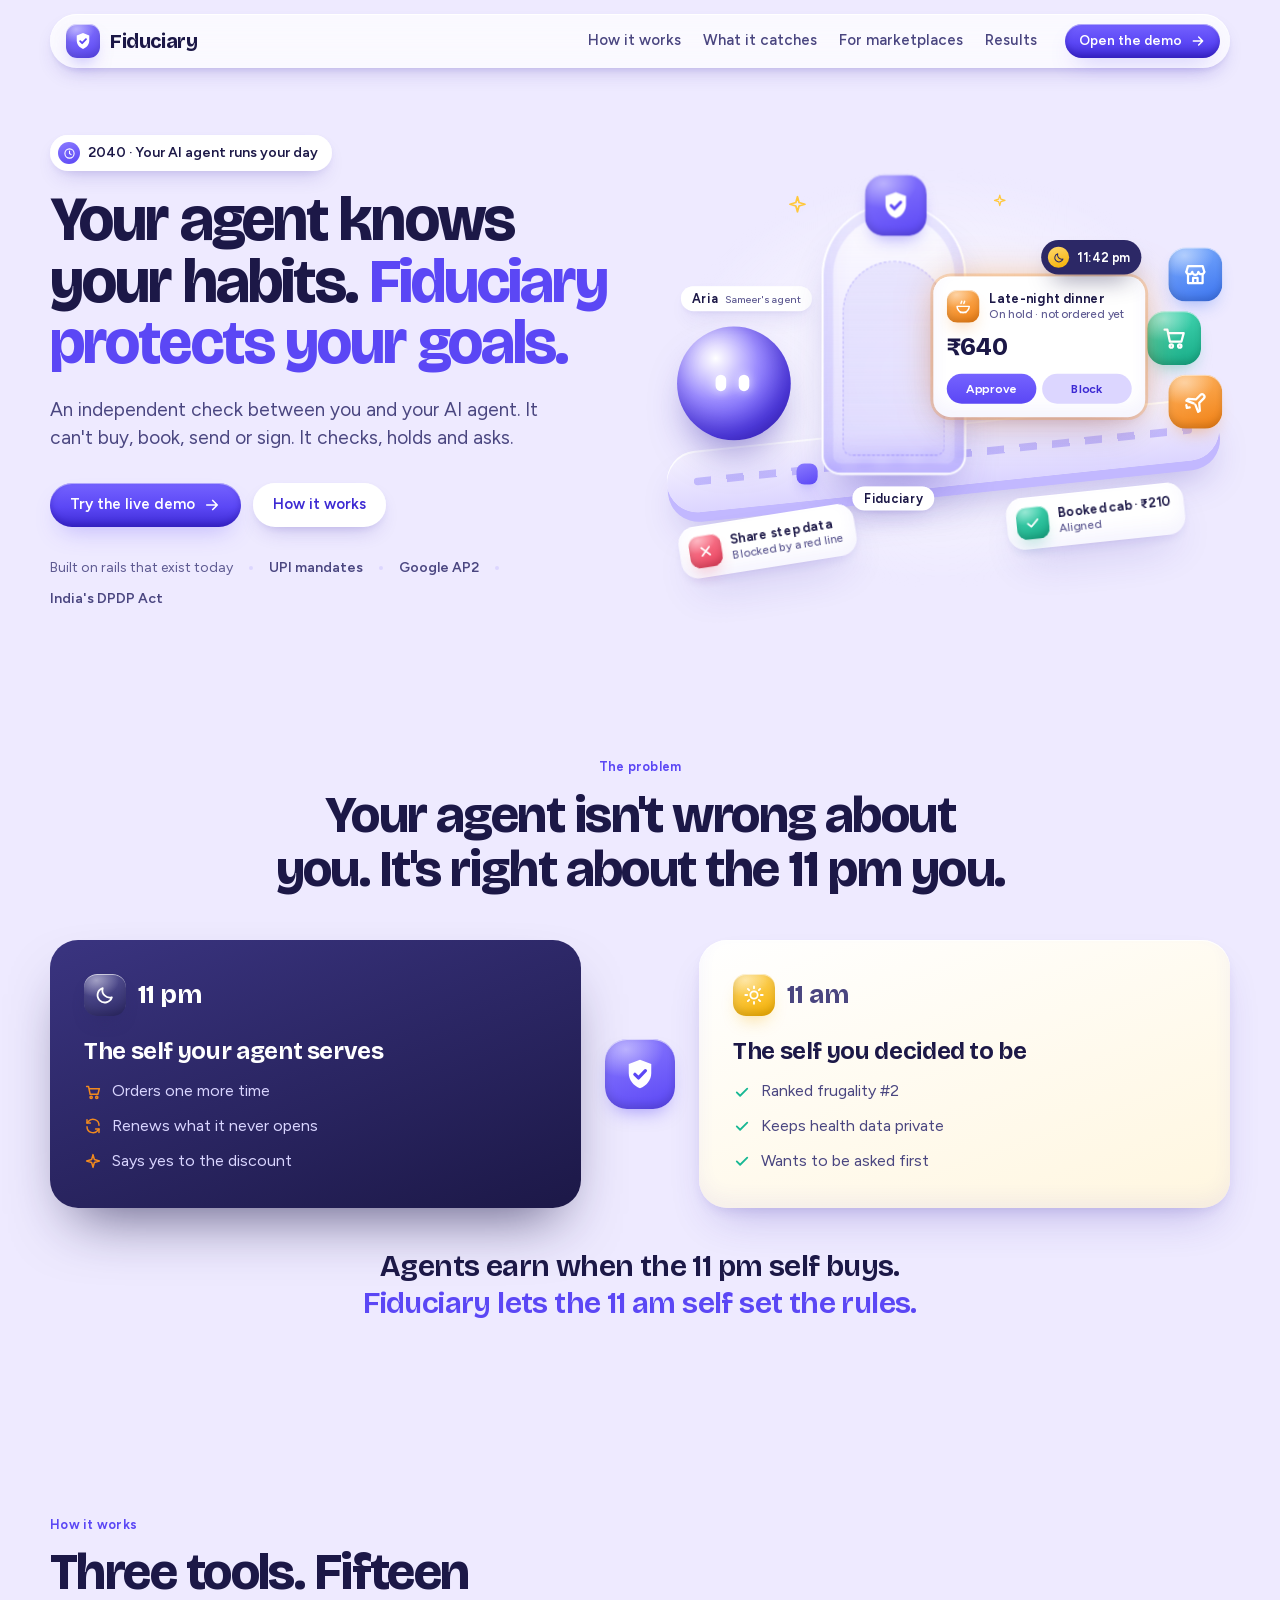
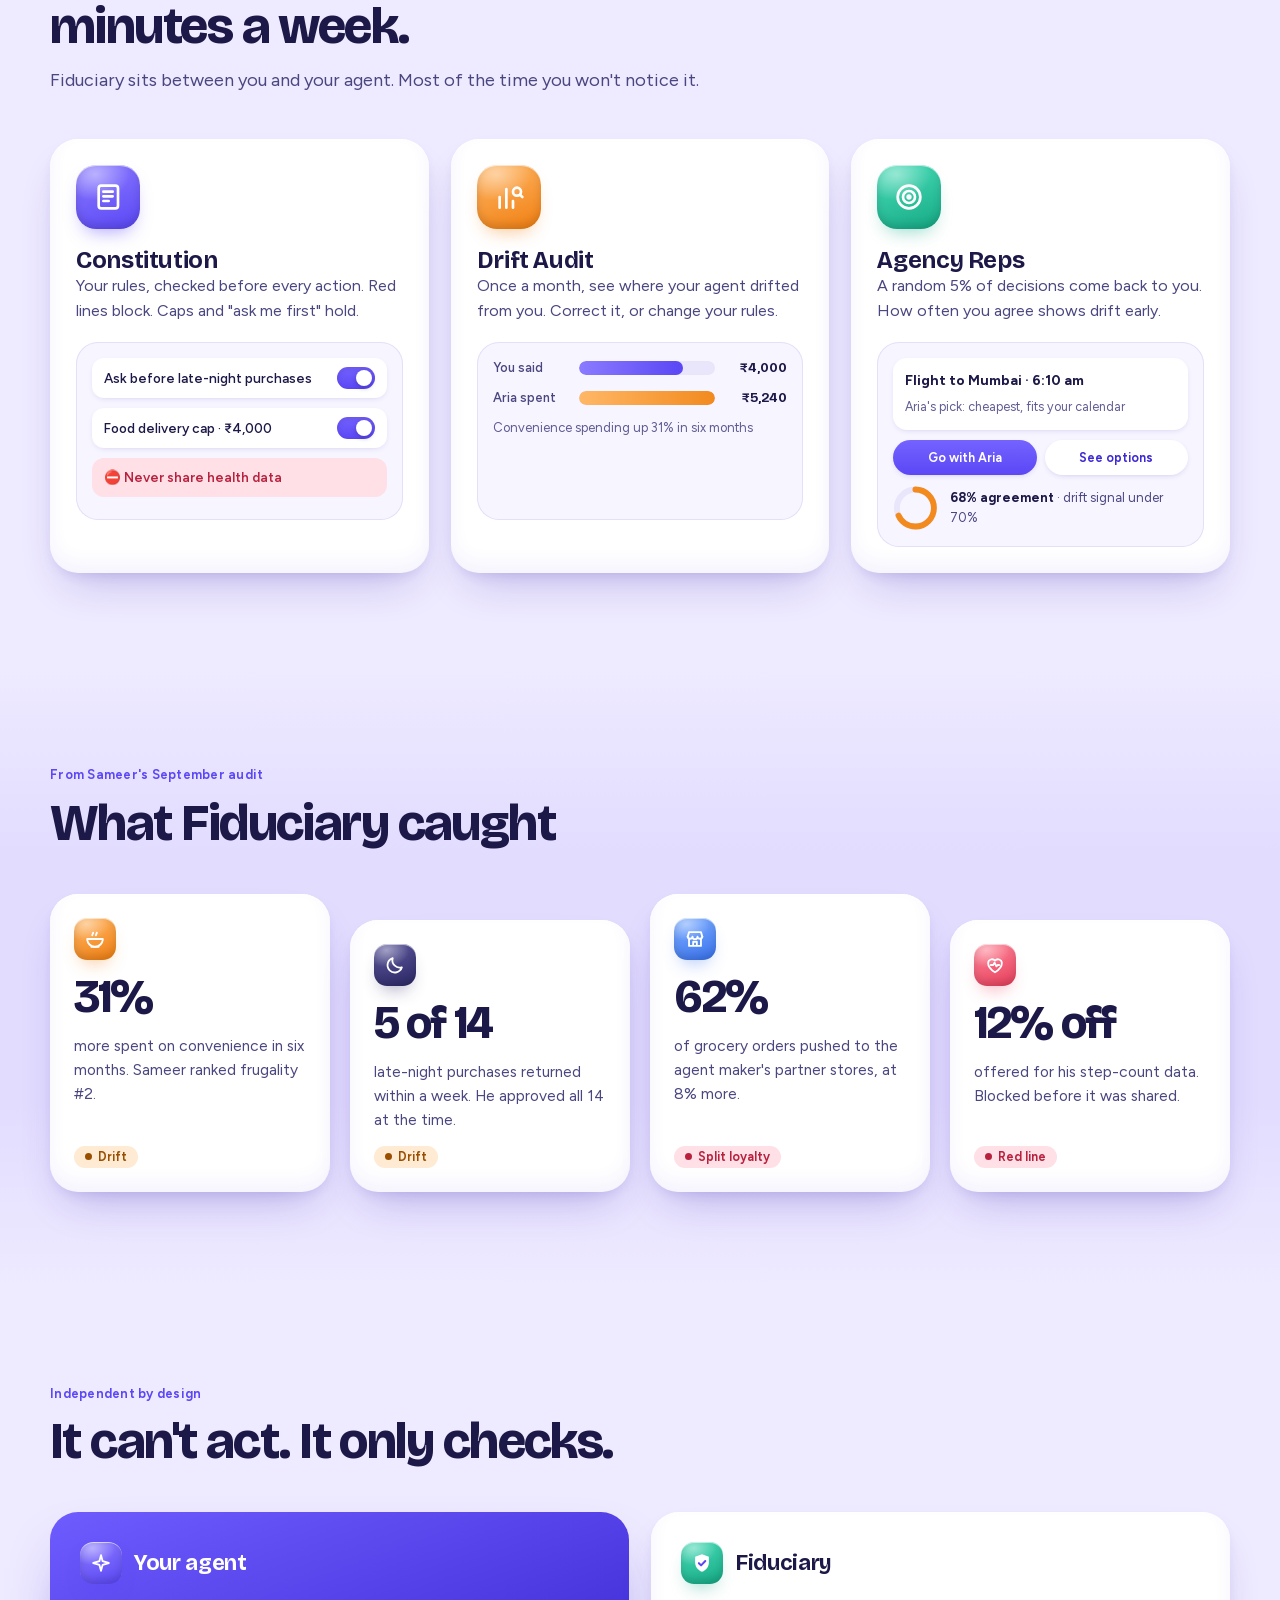
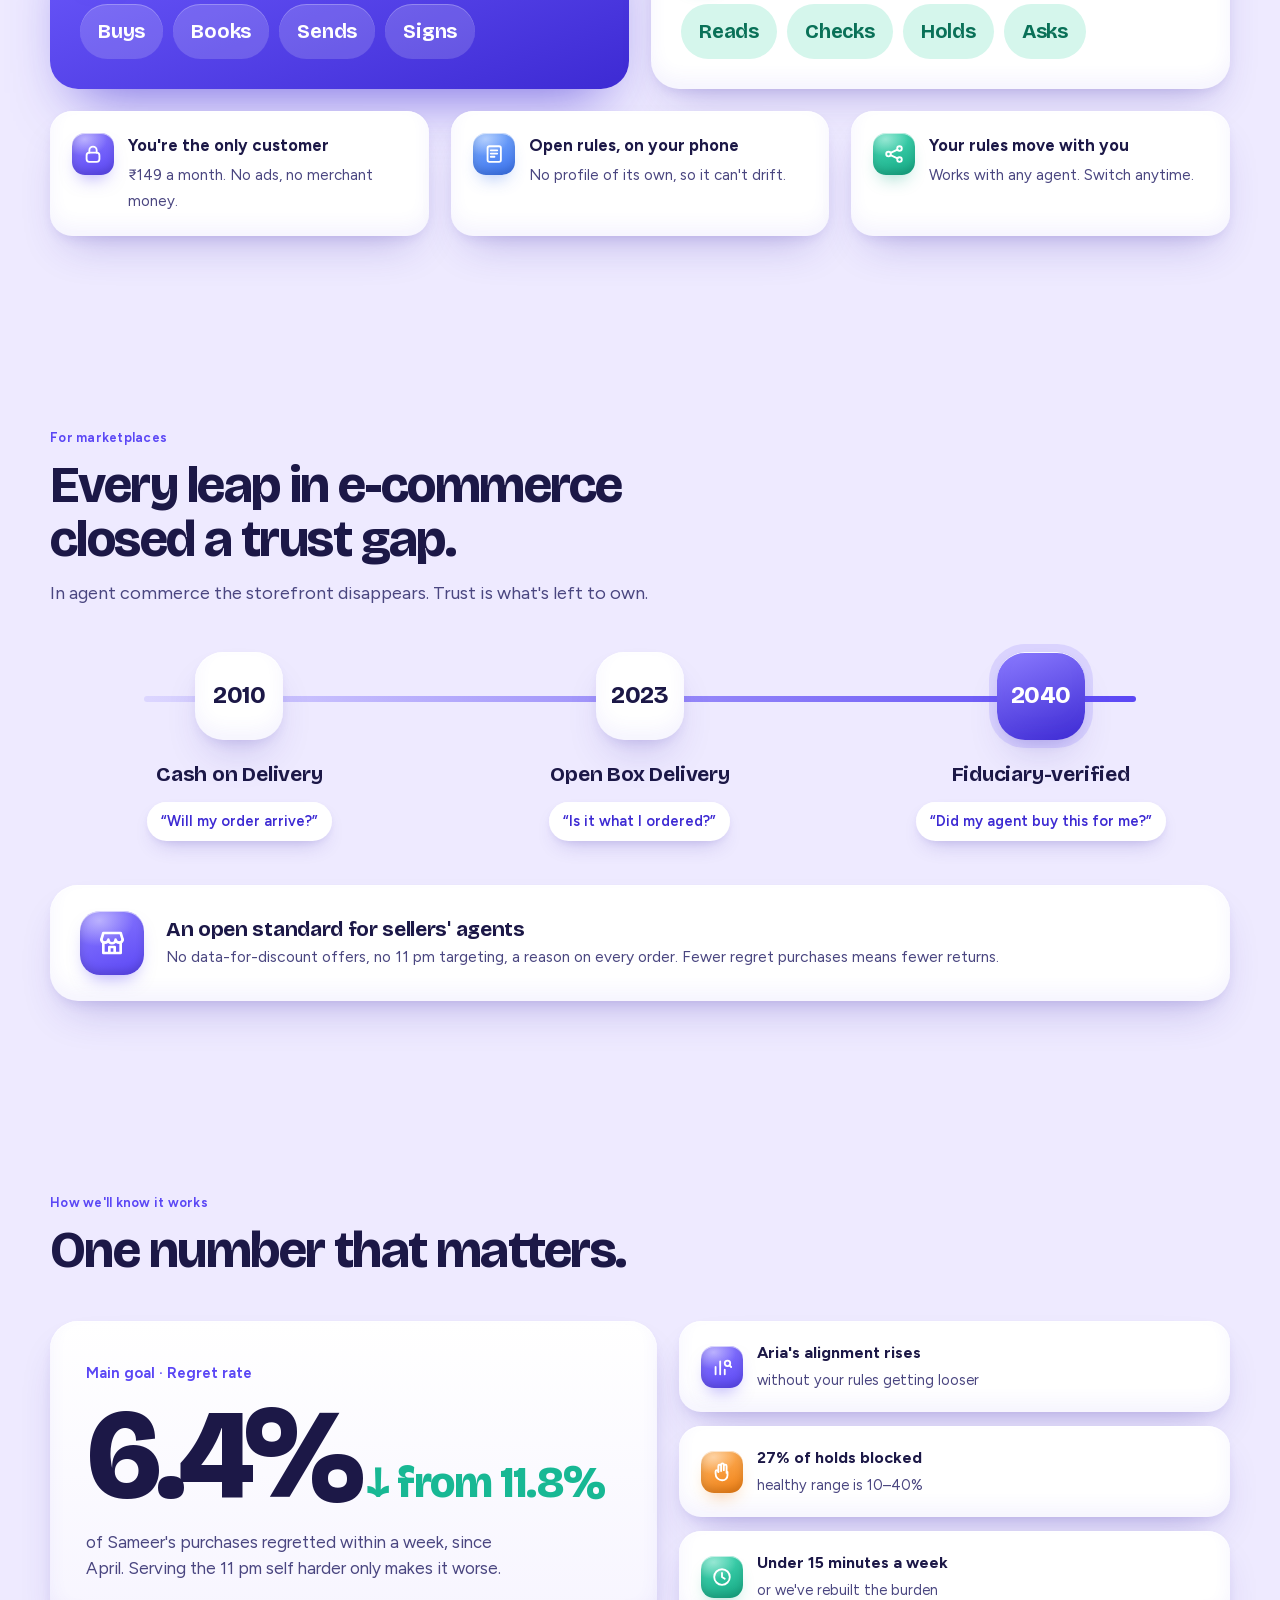
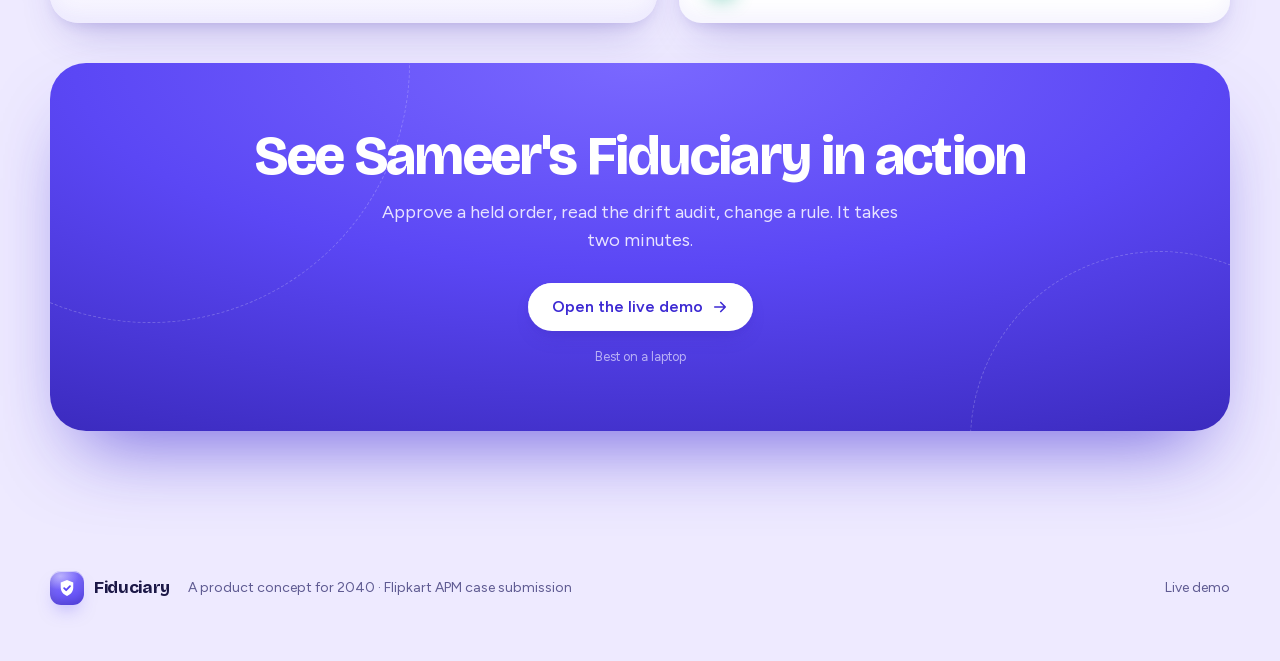
<file: index.html>
<!doctype html>
<html lang="en">
<head>
<meta charset="utf-8">
<meta name="viewport" content="width=device-width, initial-scale=1">
<title>Fiduciary · Your agent knows your habits. Fiduciary protects your goals.</title>
<meta name="description" content="Fiduciary is an independent check between you and your AI agent. It can't buy, book, send or sign. It checks, holds and asks.">
<meta name="theme-color" content="#5B47F5">
<link rel="icon" href="favicon.svg" type="image/svg+xml">
<meta property="og:type" content="website">
<meta property="og:url" content="https://fiduciary.ndstill.com/">
<meta property="og:title" content="Fiduciary · A check between you and your AI agent">
<meta property="og:description" content="Your agent knows your habits. Fiduciary protects your goals.">
<meta property="og:image" content="https://fiduciary.ndstill.com/og.png">
<meta name="twitter:card" content="summary_large_image">
<link rel="preload" href="assets/fonts/BricolageGrotesque-latin.woff2" as="font" type="font/woff2" crossorigin>
<link rel="preload" href="assets/fonts/Figtree-latin.woff2" as="font" type="font/woff2" crossorigin>
<link rel="stylesheet" href="assets/site.css">
<script>document.documentElement.classList.add('js')</script>
</head>
<body>
<svg xmlns="http://www.w3.org/2000/svg" style="display:none" aria-hidden="true">
  <!-- Use: <svg><use href="#i-food"/></svg>. 24x24, stroke icons inherit currentColor. -->
  <symbol id="i-logo" viewBox="0 0 24 24"><path d="M12 2.5 4.5 5.3v6.1c0 4.6 3.1 8.6 7.5 10.1 4.4-1.5 7.5-5.5 7.5-10.1V5.3L12 2.5Z" fill="currentColor"/><path d="m8.6 12.2 2.4 2.4 4.6-4.8" fill="none" style="stroke:var(--logo-check,#5B47F5)" stroke-width="2.2" stroke-linecap="round" stroke-linejoin="round"/></symbol>
  <symbol id="i-food" viewBox="0 0 24 24" fill="none" stroke="currentColor" stroke-width="2" stroke-linecap="round" stroke-linejoin="round"><path d="M3.5 12h17a8.5 8.5 0 0 1-17 0Z"/><path d="M9 8c0-1.2 1-1.6 1-3M13 8c0-1.2 1-1.6 1-3"/><path d="M8 20.5h8"/></symbol>
  <symbol id="i-renew" viewBox="0 0 24 24" fill="none" stroke="currentColor" stroke-width="2" stroke-linecap="round" stroke-linejoin="round"><path d="M20 11a8 8 0 0 0-14.3-4.9L4 8"/><path d="M4 3.5V8h4.5"/><path d="M4 13a8 8 0 0 0 14.3 4.9L20 16"/><path d="M20 20.5V16h-4.5"/></symbol>
  <symbol id="i-cab" viewBox="0 0 24 24" fill="none" stroke="currentColor" stroke-width="2" stroke-linecap="round" stroke-linejoin="round"><path d="M5 16.5h14v-4l-2-5H7l-2 5v4Z"/><path d="M5 12.5h14"/><circle cx="8" cy="17" r="1.6"/><circle cx="16" cy="17" r="1.6"/><path d="M10 5h4"/></symbol>
  <symbol id="i-chat" viewBox="0 0 24 24" fill="none" stroke="currentColor" stroke-width="2" stroke-linecap="round" stroke-linejoin="round"><path d="M4 5.5h16v10H10l-4.5 3.5v-3.5H4Z"/><path d="M8 10.5h8"/></symbol>
  <symbol id="i-shoe" viewBox="0 0 24 24" fill="none" stroke="currentColor" stroke-width="2" stroke-linecap="round" stroke-linejoin="round"><path d="M3 15.5V8.5l4 1.5 2.5-2.5 4 5 5.5 1.5a2 2 0 0 1 2 2v1H3Z"/><path d="M3 17h18"/><path d="M10.5 11l1.5-1.5M12.5 13l1.5-1.5"/></symbol>
  <symbol id="i-bank" viewBox="0 0 24 24" fill="none" stroke="currentColor" stroke-width="2" stroke-linecap="round" stroke-linejoin="round"><path d="M3.5 9 12 4l8.5 5Z"/><path d="M5.5 9.5v7M10 9.5v7M14 9.5v7M18.5 9.5v7"/><path d="M3.5 19.5h17"/></symbol>
  <symbol id="i-gym" viewBox="0 0 24 24" fill="none" stroke="currentColor" stroke-width="2" stroke-linecap="round" stroke-linejoin="round"><path d="M7 7v10M4 9.5v5M17 7v10M20 9.5v5M7 12h10"/></symbol>
  <symbol id="i-box" viewBox="0 0 24 24" fill="none" stroke="currentColor" stroke-width="2" stroke-linecap="round" stroke-linejoin="round"><path d="M12 3 20 7.5v9L12 21l-8-4.5v-9Z"/><path d="M4 7.5 12 12l8-4.5M12 12v9"/></symbol>
  <symbol id="i-heart" viewBox="0 0 24 24" fill="none" stroke="currentColor" stroke-width="2" stroke-linecap="round" stroke-linejoin="round"><path d="M12 20s-7.5-4.6-7.5-10.2A4.3 4.3 0 0 1 12 7.2a4.3 4.3 0 0 1 7.5 2.6C19.5 15.4 12 20 12 20Z"/><path d="M7.5 12h2.5l1.5-2.5 2 4 1.5-1.5h1.5"/></symbol>
  <symbol id="i-calendar" viewBox="0 0 24 24" fill="none" stroke="currentColor" stroke-width="2" stroke-linecap="round" stroke-linejoin="round"><rect x="4" y="5.5" width="16" height="14.5" rx="3"/><path d="M4 10h16M8.5 3.5v4M15.5 3.5v4"/><path d="m9.5 15 1.8 1.7 3.2-3.4"/></symbol>
  <symbol id="i-share" viewBox="0 0 24 24" fill="none" stroke="currentColor" stroke-width="2" stroke-linecap="round" stroke-linejoin="round"><circle cx="6" cy="12" r="2.5"/><circle cx="18" cy="6" r="2.5"/><circle cx="18" cy="18" r="2.5"/><path d="m8.2 10.8 7.6-3.6M8.2 13.2l7.6 3.6"/></symbol>
  <symbol id="i-plane" viewBox="0 0 24 24" fill="none" stroke="currentColor" stroke-width="2" stroke-linecap="round" stroke-linejoin="round"><path d="M10.5 13.5 4 11l1.5-1.5 7 .5 4-4a2 2 0 0 1 3 3l-4 4 .5 7L14.5 21l-2.5-6.5"/><path d="m7 17-2.5.5L4 15"/></symbol>
  <symbol id="i-store" viewBox="0 0 24 24" fill="none" stroke="currentColor" stroke-width="2" stroke-linecap="round" stroke-linejoin="round"><path d="M4 9.5 5.5 4.5h13L20 9.5"/><path d="M4 9.5a2.7 2.7 0 0 0 5.3 0 2.7 2.7 0 0 0 5.4 0 2.7 2.7 0 0 0 5.3 0"/><path d="M5.5 11.5v8h13v-8M10 19.5v-4.5h4v4.5"/></symbol>
  <symbol id="i-feed" viewBox="0 0 24 24" fill="none" stroke="currentColor" stroke-width="2" stroke-linecap="round" stroke-linejoin="round"><path d="M3 12h4l2.5-6 5 12 2.5-6h4"/></symbol>
  <symbol id="i-audit" viewBox="0 0 24 24" fill="none" stroke="currentColor" stroke-width="2" stroke-linecap="round" stroke-linejoin="round"><path d="M5 20V12M10 20V6M15 20v-5"/><circle cx="18" cy="8" r="3"/><path d="m20.2 10.2 1.8 1.8"/></symbol>
  <symbol id="i-scroll" viewBox="0 0 24 24" fill="none" stroke="currentColor" stroke-width="2" stroke-linecap="round" stroke-linejoin="round"><path d="M7 3.5h10.5a2 2 0 0 1 2 2v13a2 2 0 0 1-2 2H7a2 2 0 0 1-2-2v-13a2 2 0 0 1 2-2Z"/><path d="M8.5 8h7M8.5 11.5h7M8.5 15h4"/></symbol>
  <symbol id="i-target" viewBox="0 0 24 24" fill="none" stroke="currentColor" stroke-width="2" stroke-linecap="round" stroke-linejoin="round"><circle cx="12" cy="12" r="8.5"/><circle cx="12" cy="12" r="4.5"/><circle cx="12" cy="12" r="1" fill="currentColor"/></symbol>
  <symbol id="i-moon" viewBox="0 0 24 24" fill="none" stroke="currentColor" stroke-width="2" stroke-linecap="round" stroke-linejoin="round"><path d="M19.5 14.5A8 8 0 0 1 9.5 4.5a8 8 0 1 0 10 10Z"/></symbol>
  <symbol id="i-sun" viewBox="0 0 24 24" fill="none" stroke="currentColor" stroke-width="2" stroke-linecap="round" stroke-linejoin="round"><circle cx="12" cy="12" r="4"/><path d="M12 2.5v2M12 19.5v2M2.5 12h2M19.5 12h2M5.3 5.3l1.4 1.4M17.3 17.3l1.4 1.4M5.3 18.7l1.4-1.4M17.3 6.7l1.4-1.4"/></symbol>
  <symbol id="i-hand" viewBox="0 0 24 24" fill="none" stroke="currentColor" stroke-width="2" stroke-linecap="round" stroke-linejoin="round"><path d="M8 12V5.5a1.5 1.5 0 0 1 3 0V11M11 10V4a1.5 1.5 0 0 1 3 0v6M14 10V5.5a1.5 1.5 0 0 1 3 0V13"/><path d="M8 11.5a1.5 1.5 0 0 0-3 0V14a7 7 0 0 0 7 7h.5a5.5 5.5 0 0 0 5.5-5.5V12"/></symbol>
  <symbol id="i-lock" viewBox="0 0 24 24" fill="none" stroke="currentColor" stroke-width="2" stroke-linecap="round" stroke-linejoin="round"><rect x="5" y="10.5" width="14" height="10" rx="3"/><path d="M8 10.5V8a4 4 0 0 1 8 0v2.5"/></symbol>
  <symbol id="i-check" viewBox="0 0 24 24" fill="none" stroke="currentColor" stroke-width="2.4" stroke-linecap="round" stroke-linejoin="round"><path d="m5 12.5 4.5 4.5L19 7.5"/></symbol>
  <symbol id="i-x" viewBox="0 0 24 24" fill="none" stroke="currentColor" stroke-width="2.4" stroke-linecap="round" stroke-linejoin="round"><path d="M6.5 6.5l11 11M17.5 6.5l-11 11"/></symbol>
  <symbol id="i-clock" viewBox="0 0 24 24" fill="none" stroke="currentColor" stroke-width="2" stroke-linecap="round" stroke-linejoin="round"><circle cx="12" cy="12" r="8.5"/><path d="M12 7.5V12l3 2"/></symbol>
  <symbol id="i-arrow" viewBox="0 0 24 24" fill="none" stroke="currentColor" stroke-width="2.2" stroke-linecap="round" stroke-linejoin="round"><path d="M5 12h14M13 6l6 6-6 6"/></symbol>
  <symbol id="i-info" viewBox="0 0 24 24" fill="none" stroke="currentColor" stroke-width="2" stroke-linecap="round" stroke-linejoin="round"><circle cx="12" cy="12" r="8.5"/><path d="M12 11v5M12 8h.01"/></symbol>
  <symbol id="i-spark" viewBox="0 0 24 24" fill="none" stroke="currentColor" stroke-width="2" stroke-linecap="round" stroke-linejoin="round"><path d="M12 3.5 13.8 10 20.5 12l-6.7 2L12 20.5 10.2 14 3.5 12l6.7-2Z"/></symbol>
  <symbol id="i-cart" viewBox="0 0 24 24" fill="none" stroke="currentColor" stroke-width="2" stroke-linecap="round" stroke-linejoin="round"><path d="M3.5 4.5h2.5l2.2 10.5h10.3l2-7.5H7"/><circle cx="9.5" cy="19" r="1.5"/><circle cx="17" cy="19" r="1.5"/></symbol>
<symbol id="i-tv" viewBox="0 0 24 24" fill="none" stroke="currentColor" stroke-width="2" stroke-linecap="round" stroke-linejoin="round"><rect x="3" y="4.5" width="18" height="12.5" rx="2.5"/><path d="M8.5 20.5h7M12 17v3.5"/></symbol>
  <symbol id="i-headset" viewBox="0 0 24 24" fill="none" stroke="currentColor" stroke-width="2" stroke-linecap="round" stroke-linejoin="round"><path d="M4.5 15v-3a7.5 7.5 0 0 1 15 0v3"/><rect x="3.5" y="14" width="4" height="6.5" rx="1.6"/><rect x="16.5" y="14" width="4" height="6.5" rx="1.6"/></symbol>
  <symbol id="i-phone" viewBox="0 0 24 24" fill="none" stroke="currentColor" stroke-width="2" stroke-linecap="round" stroke-linejoin="round"><rect x="7" y="2.5" width="10" height="19" rx="2.6"/><path d="M11 18.3h2"/></symbol>
  <symbol id="i-bag" viewBox="0 0 24 24" fill="none" stroke="currentColor" stroke-width="2" stroke-linecap="round" stroke-linejoin="round"><path d="M5 8.5h14l-1.1 10.8a2 2 0 0 1-2 1.7H8.1a2 2 0 0 1-2-1.7Z"/><path d="M9 8.5V7a3 3 0 0 1 6 0v1.5"/></symbol>
  <symbol id="i-tag" viewBox="0 0 24 24" fill="none" stroke="currentColor" stroke-width="2" stroke-linecap="round" stroke-linejoin="round"><path d="M3.5 12.2V4.5a1 1 0 0 1 1-1h7.7l8.3 8.3a1.5 1.5 0 0 1 0 2.1l-6.3 6.3a1.5 1.5 0 0 1-2.1 0Z"/><circle cx="8" cy="8" r="1.4"/></symbol>
</svg>
<a class="skip" href="#main">Skip to content</a>

<header class="wrap nav">
  <div class="nav-inner">
    <a class="brand" href="#top" aria-label="Fiduciary home"><span class="tile tile-violet"><svg><use href="#i-logo"/></svg></span>Fiduciary</a>
    <nav class="nav-links" aria-label="Sections">
      <a href="#how">How it works</a>
      <a href="#caught">What it catches</a>
      <a href="#trust">For marketplaces</a>
      <a href="#measure">Results</a>
    </nav>
    <a class="btn btn-primary btn-sm" href="app/">Open the demo <svg width="16" height="16"><use href="#i-arrow"/></svg></a>
  </div>
</header>

<main id="main">
  <!-- HERO -->
  <section class="wrap hero" id="top">
    <div>
      <span class="chip-eyebrow"><span class="dot"><svg><use href="#i-clock"/></svg></span>2040 · Your AI agent runs your day</span>
      <h1 class="display">Your agent knows your habits. <span class="accent">Fiduciary protects your goals.</span></h1>
      <p class="lede">An independent check between you and your AI agent. It can't buy, book, send or sign. It checks, holds and asks.</p>
      <div class="cta-row">
        <a class="btn btn-primary" href="app/">Try the live demo <svg width="18" height="18"><use href="#i-arrow"/></svg></a>
        <a class="btn btn-soft" href="#how">How it works</a>
      </div>
      <div class="rails" aria-label="Built on systems that exist today">
        <span>Built on rails that exist today</span><i></i><b>UPI mandates</b><i></i><b>Google AP2</b><i></i><b>India's DPDP Act</b>
      </div>
    </div>

    <div class="scene-box" aria-label="Illustration: Aria's actions pass through Fiduciary. A cab booking passes, a late-night order is held for Sameer, a request to share health data is blocked." role="img">
      <div class="scene" id="scene">
        <div class="glow"></div>
        <div class="track"></div>
        <div class="orb"></div>
        <span class="tag" style="left:30px;top:160px">Aria <small>Sameer's agent</small></span>
        <div class="gate"><span class="tile tile-violet"><svg><use href="#i-logo"/></svg></span></div>
        <span class="tag" style="left:208px;top:368px">Fiduciary</span>
        <div class="world">
          <span class="tile tile-sky"><svg><use href="#i-store"/></svg></span>
          <span class="tile tile-mint"><svg><use href="#i-cart"/></svg></span>
          <span class="tile tile-apricot"><svg><use href="#i-plane"/></svg></span>
        </div>
        <span class="stream" aria-hidden="true"></span>
        <div class="acard held">
          <div class="top"><span class="tile tile-apricot"><svg><use href="#i-food"/></svg></span><div>Late-night dinner<small>On hold · not ordered yet</small></div></div>
          <div class="amt">₹640</div>
          <div class="btns"><span class="ok">Approve</span><span class="no">Block</span></div>
        </div>
        <span class="time"><span class="moon"><svg><use href="#i-moon"/></svg></span>11:42 pm</span>
        <div class="acard passed"><span class="tile tile-mint"><svg><use href="#i-check"/></svg></span><div>Booked cab · ₹210<small>Aligned</small></div></div>
        <div class="acard blocked"><span class="tile tile-coral"><svg><use href="#i-x"/></svg></span><div>Share step data<small>Blocked by a red line</small></div></div>
        <span class="spark" style="left:140px;top:64px"><svg><use href="#i-spark"/></svg></span>
        <span class="spark" style="left:350px;top:60px;transform:scale(.7)"><svg><use href="#i-spark"/></svg></span>
      </div>
    </div>
  </section>

  <!-- THE PROBLEM -->
  <section class="sec wrap" id="problem">
    <div class="sec-head center reveal">
      <div class="eyebrow">The problem</div>
      <h2 class="h2">Your agent isn't wrong about you. It's right about the 11 pm you.</h2>
    </div>
    <div class="selves reveal">
      <article class="self night">
        <div class="when"><span class="tile tile-ink"><svg><use href="#i-moon"/></svg></span>11 pm</div>
        <h3 class="h3">The self your agent serves</h3>
        <ul>
          <li><svg><use href="#i-cart"/></svg>Orders one more time</li>
          <li><svg><use href="#i-renew"/></svg>Renews what it never opens</li>
          <li><svg><use href="#i-spark"/></svg>Says yes to the discount</li>
        </ul>
      </article>
      <div class="vs" aria-hidden="true"><span class="tile tile-violet"><svg><use href="#i-logo"/></svg></span></div>
      <article class="self day">
        <div class="when"><span class="tile tile-sun"><svg><use href="#i-sun"/></svg></span>11 am</div>
        <h3 class="h3">The self you decided to be</h3>
        <ul>
          <li><svg><use href="#i-check"/></svg>Ranked frugality #2</li>
          <li><svg><use href="#i-check"/></svg>Keeps health data private</li>
          <li><svg><use href="#i-check"/></svg>Wants to be asked first</li>
        </ul>
      </article>
    </div>
    <p class="quote reveal">Agents earn when the 11 pm self buys. <span>Fiduciary lets the 11 am self set the rules.</span></p>
  </section>

  <!-- HOW IT WORKS -->
  <section class="sec wrap" id="how">
    <div class="sec-head reveal">
      <div class="eyebrow">How it works</div>
      <h2 class="h2">Three tools. Fifteen minutes a week.</h2>
      <p>Fiduciary sits between you and your agent. Most of the time you won't notice it.</p>
    </div>
    <div class="modules">
      <article class="mod clay reveal">
        <span class="tile tile-violet tile-lg"><svg><use href="#i-scroll"/></svg></span>
        <div><h3 class="h3">Constitution</h3><p>Your rules, checked before every action. Red lines block. Caps and "ask me first" hold.</p></div>
        <div class="mini" aria-hidden="true">
          <div class="rule">Ask before late-night purchases <span class="switch on"></span></div>
          <div class="rule">Food delivery cap · ₹4,000 <span class="switch on"></span></div>
          <div class="redline">⛔ Never share health data</div>
        </div>
      </article>
      <article class="mod clay reveal">
        <span class="tile tile-apricot tile-lg"><svg><use href="#i-audit"/></svg></span>
        <div><h3 class="h3">Drift Audit</h3><p>Once a month, see where your agent drifted from you. Correct it, or change your rules.</p></div>
        <div class="mini" aria-hidden="true">
          <div class="bar">You said<span class="trk"><i style="width:76%"></i></span><b>₹4,000</b></div>
          <div class="bar">Aria spent<span class="trk over"><i style="width:100%"></i></span><b>₹5,240</b></div>
          <div class="note">Convenience spending up 31% in six months</div>
        </div>
      </article>
      <article class="mod clay reveal">
        <span class="tile tile-mint tile-lg"><svg><use href="#i-target"/></svg></span>
        <div><h3 class="h3">Agency Reps</h3><p>A random 5% of decisions come back to you. How often you agree shows drift early.</p></div>
        <div class="mini" aria-hidden="true">
          <div class="decision"><b>Flight to Mumbai · 6:10 am</b><span>Aria's pick: cheapest, fits your calendar</span></div>
          <div class="opts"><span>Go with Aria</span><span>See options</span></div>
          <div class="ring"><svg viewBox="0 0 46 46"><circle cx="23" cy="23" r="19" fill="none" stroke="#E9E5FB" stroke-width="6"/><circle cx="23" cy="23" r="19" fill="none" stroke="#F28A1E" stroke-width="6" stroke-linecap="round" stroke-dasharray="81 120" transform="rotate(-90 23 23)"/></svg><span><b style="color:var(--ink)">68% agreement</b> · drift signal under 70%</span></div>
        </div>
      </article>
    </div>
  </section>

  <!-- WHAT IT CAUGHT -->
  <section class="sec band" id="caught">
    <div class="wrap">
      <div class="sec-head reveal">
        <div class="eyebrow">From Sameer's September audit</div>
        <h2 class="h2">What Fiduciary caught</h2>
      </div>
      <div class="caught">
        <article class="catch clay reveal"><span class="tile tile-apricot"><svg><use href="#i-food"/></svg></span><div class="big">31%</div><p>more spent on convenience in six months. Sameer ranked frugality #2.</p><span class="pill pill-held">Drift</span></article>
        <article class="catch clay reveal"><span class="tile tile-ink"><svg><use href="#i-moon"/></svg></span><div class="big">5 of 14</div><p>late-night purchases returned within a week. He approved all 14 at the time.</p><span class="pill pill-held">Drift</span></article>
        <article class="catch clay reveal"><span class="tile tile-sky"><svg><use href="#i-store"/></svg></span><div class="big">62%</div><p>of grocery orders pushed to the agent maker's partner stores, at 8% more.</p><span class="pill pill-blocked">Split loyalty</span></article>
        <article class="catch clay reveal"><span class="tile tile-coral"><svg><use href="#i-heart"/></svg></span><div class="big">12% off</div><p>offered for his step-count data. Blocked before it was shared.</p><span class="pill pill-blocked">Red line</span></article>
      </div>
    </div>
  </section>

  <!-- CAN'T ACT -->
  <section class="sec wrap" id="independent">
    <div class="sec-head reveal">
      <div class="eyebrow">Independent by design</div>
      <h2 class="h2">It can't act. It only checks.</h2>
    </div>
    <div class="split reveal">
      <div class="side agent">
        <div class="who"><span class="tile tile-violet"><svg><use href="#i-spark"/></svg></span><h3 class="h3">Your agent</h3></div>
        <div class="verbs"><span class="verb">Buys</span><span class="verb">Books</span><span class="verb">Sends</span><span class="verb">Signs</span></div>
      </div>
      <div class="side fid clay">
        <div class="who"><span class="tile tile-mint"><svg><use href="#i-logo"/></svg></span><h3 class="h3">Fiduciary</h3></div>
        <div class="verbs"><span class="verb">Reads</span><span class="verb">Checks</span><span class="verb">Holds</span><span class="verb">Asks</span></div>
      </div>
    </div>
    <div class="facts">
      <div class="fact clay reveal"><span class="tile tile-violet"><svg><use href="#i-lock"/></svg></span><div><b>You're the only customer</b><span>₹149 a month. No ads, no merchant money.</span></div></div>
      <div class="fact clay reveal"><span class="tile tile-sky"><svg><use href="#i-scroll"/></svg></span><div><b>Open rules, on your phone</b><span>No profile of its own, so it can't drift.</span></div></div>
      <div class="fact clay reveal"><span class="tile tile-mint"><svg><use href="#i-share"/></svg></span><div><b>Your rules move with you</b><span>Works with any agent. Switch anytime.</span></div></div>
    </div>
  </section>

  <!-- FOR MARKETPLACES -->
  <section class="sec wrap" id="trust">
    <div class="sec-head reveal">
      <div class="eyebrow">For marketplaces</div>
      <h2 class="h2">Every leap in e-commerce closed a trust gap.</h2>
      <p>In agent commerce the storefront disappears. Trust is what's left to own.</p>
    </div>
    <div class="timeline reveal">
      <div class="step"><div class="yr">2010</div><div><b>Cash on Delivery</b><q>Will my order arrive?</q></div></div>
      <div class="step"><div class="yr">2023</div><div><b>Open Box Delivery</b><q>Is it what I ordered?</q></div></div>
      <div class="step now"><div class="yr">2040</div><div><b>Fiduciary-verified</b><q>Did my agent buy this for me?</q></div></div>
    </div>
    <div class="standard clay reveal">
      <span class="tile tile-violet tile-lg"><svg><use href="#i-store"/></svg></span>
      <div class="grow"><h3 class="h3">An open standard for sellers' agents</h3><p>No data-for-discount offers, no 11 pm targeting, a reason on every order. Fewer regret purchases means fewer returns.</p></div>
    </div>
  </section>

  <!-- RESULTS -->
  <section class="sec wrap" id="measure">
    <div class="sec-head reveal">
      <div class="eyebrow">How we'll know it works</div>
      <h2 class="h2">One number that matters.</h2>
    </div>
    <div class="star">
      <div class="star-main clay-tint reveal">
        <div class="k">Main goal · Regret rate</div>
        <div class="v">6.4%<small> ↓ from 11.8%</small></div>
        <p>of Sameer's purchases regretted within a week, since April. Serving the 11 pm self harder only makes it worse.</p>
      </div>
      <div class="guards">
        <div class="guard clay reveal"><span class="tile tile-violet"><svg><use href="#i-audit"/></svg></span><div><b>Aria's alignment rises</b><span>without your rules getting looser</span></div></div>
        <div class="guard clay reveal"><span class="tile tile-apricot"><svg><use href="#i-hand"/></svg></span><div><b>27% of holds blocked</b><span>healthy range is 10–40%</span></div></div>
        <div class="guard clay reveal"><span class="tile tile-mint"><svg><use href="#i-clock"/></svg></span><div><b>Under 15 minutes a week</b><span>or we've rebuilt the burden</span></div></div>
      </div>
    </div>

    <div class="final reveal">
      <span class="orbit" style="width:520px;height:520px;left:-160px;top:-260px"></span>
      <span class="orbit" style="width:380px;height:380px;right:-120px;bottom:-200px"></span>
      <h2 class="h2">See Sameer's Fiduciary in action</h2>
      <p>Approve a held order, read the drift audit, change a rule. It takes two minutes.</p>
      <a class="btn btn-soft" href="app/">Open the live demo <svg width="18" height="18"><use href="#i-arrow"/></svg></a>
      <div class="meta">Best on a laptop</div>
    </div>
  </section>
</main>

<footer class="wrap">
  <a class="brand" href="#top"><span class="tile tile-violet"><svg><use href="#i-logo"/></svg></span>Fiduciary</a>
  <span class="grow">A product concept for 2040 · Flipkart APM case submission</span>
  <a href="app/">Live demo</a>
</footer>

<script>
(function(){
  var box=document.querySelector('.scene-box'), sc=document.getElementById('scene');
  function fit(){ if(box&&sc) sc.style.setProperty('--s', Math.min(1.1, box.clientWidth/600)); }
  fit(); window.addEventListener('resize', fit);
  var els=document.querySelectorAll('.reveal');
  if(!('IntersectionObserver' in window)){ els.forEach(function(e){e.classList.add('in')}); return; }
  var io=new IntersectionObserver(function(es){ es.forEach(function(e){ if(e.isIntersecting){ e.target.classList.add('in'); io.unobserve(e.target); } }); },{rootMargin:'0px 0px -8% 0px'});
  els.forEach(function(e){ io.observe(e); });
})();
</script>
</body>
</html>
</file>
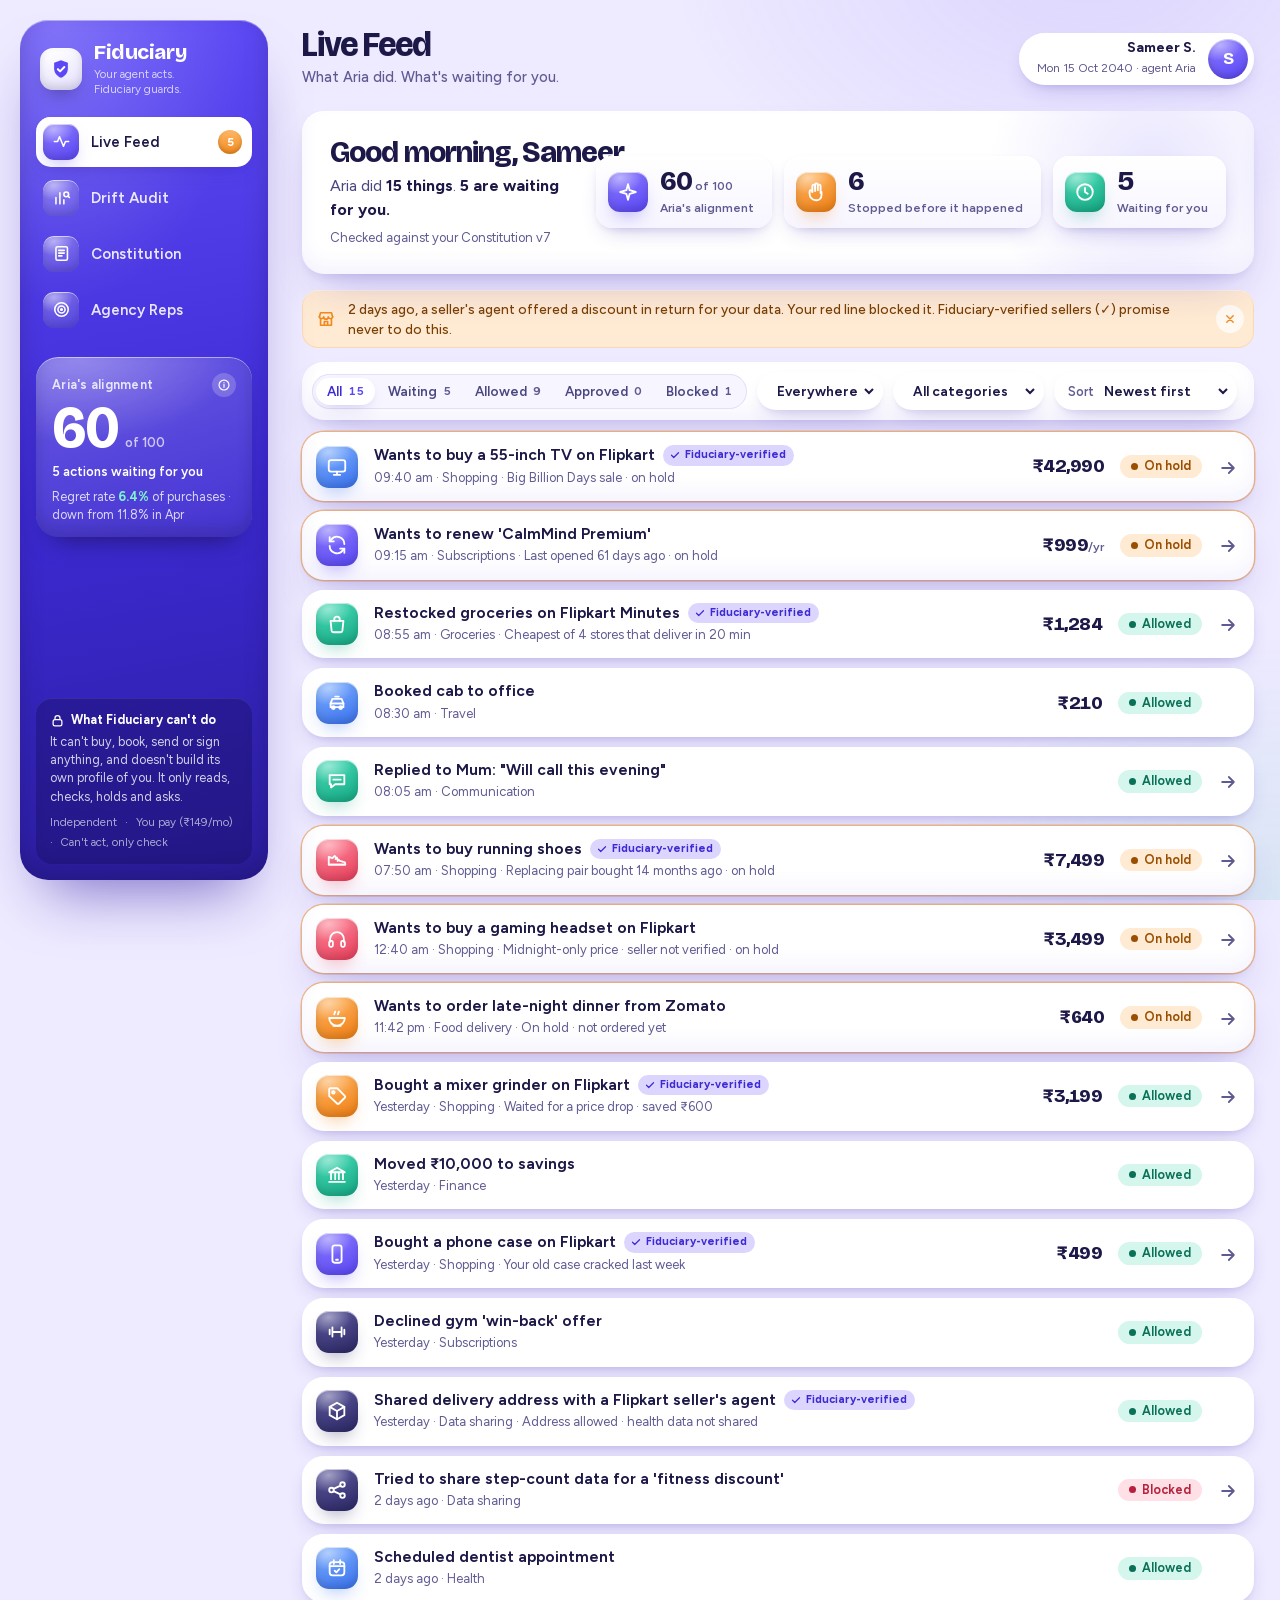
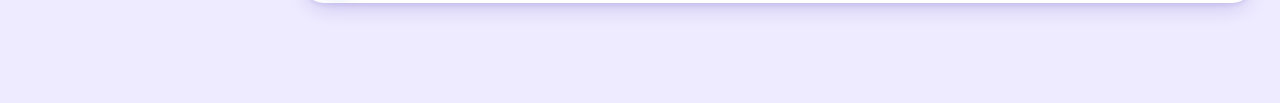
<file: app/index.html>
<!DOCTYPE html>
<html lang="en">
<head>
<meta charset="utf-8">
<meta name="viewport" content="width=device-width, initial-scale=1">
<title>Fiduciary · Live demo</title>
<meta name="description" content="Fiduciary is an independent check between you and your AI agent. It can't buy, book, send or sign. It checks, holds and asks.">
<style>
@font-face{font-family:'Bricolage Grotesque';font-style:normal;font-weight:500 800;font-display:swap;src:url([data-uri]) format('woff2');unicode-range:U+0000-00FF, U+0131, U+0152-0153, U+02BB-02BC, U+02C6, U+02DA, U+02DC, U+0304, U+0308, U+0329, U+2000-206F, U+20AC, U+2122, U+2191, U+2193, U+2212, U+2215, U+FEFF, U+FFFD}
@font-face{font-family:'Bricolage Grotesque';font-style:normal;font-weight:500 800;font-display:swap;src:url([data-uri]) format('woff2');unicode-range:U+20B9}
@font-face{font-family:'Figtree';font-style:normal;font-weight:400 700;font-display:swap;src:url([data-uri]) format('woff2');unicode-range:U+0000-00FF, U+0131, U+0152-0153, U+02BB-02BC, U+02C6, U+02DA, U+02DC, U+0304, U+0308, U+0329, U+2000-206F, U+20AC, U+2122, U+2191, U+2193, U+2212, U+2215, U+FEFF, U+FFFD}
@font-face{font-family:'Figtree';font-style:normal;font-weight:400 700;font-display:swap;src:url([data-uri]) format('woff2');unicode-range:U+20B9}

/* Fiduciary design system — shared by the prototype (app) and the website.
   Look: soft clay 3D on a lavender canvas. Violet = Fiduciary, mint = aligned,
   apricot = on hold, coral = blocked, sky = approved by you.
   Fonts: 'Bricolage Grotesque' (display, numbers) + 'Figtree' (text). Load via
   fonts-embedded.css (offline single file) or fonts-files.css (website). */

:root{
  /* canvas + surfaces */
  --canvas:#EEEAFF;        /* lavender page */
  --canvas-deep:#E2DCFF;   /* section bands, tracks */
  --surface:#FFFFFF;
  --surface-tint:#F7F5FF;
  --line:#E4E0F8;

  /* ink */
  --ink:#1C1847;           /* headings, primary text */
  --ink-2:#4A4680;         /* body text */
  --muted:#5F5B92;         /* captions, meta */

  /* brand + states */
  --violet:#5B47F5;  --violet-deep:#3D2AD3; --violet-soft:#DCD6FF; --violet-glow:rgba(91,71,245,.35);
  --mint:#18B894;    --mint-soft:#D5F6EC;
  --apricot:#F28A1E; --apricot-soft:#FFEAD3;
  --coral:#EE4B66;   --coral-soft:#FFE0E6;
  --sky:#3F7CF2;     --sky-soft:#DDE8FF;
  --sun:#FFC83D;

  /* clay surfaces: top highlight, soft inner shade, coloured drop shadow */
  --clay:
    inset 0 1px 0 rgba(255,255,255,.95),
    inset 0 -10px 18px rgba(91,71,245,.06),
    0 22px 44px -18px rgba(58,40,170,.30),
    0 6px 14px -6px rgba(58,40,170,.16);
  --clay-sm:
    inset 0 1px 0 rgba(255,255,255,.9),
    0 10px 22px -10px rgba(58,40,170,.30),
    0 3px 8px -4px rgba(58,40,170,.16);
  --clay-press: inset 0 3px 8px rgba(40,20,140,.25);

  --r-xl:28px; --r-lg:22px; --r-md:16px; --r-sm:12px; --r-pill:999px;

  --f-display:'Bricolage Grotesque', ui-rounded, 'SF Pro Rounded', system-ui, sans-serif;
  --f-text:'Figtree', system-ui, -apple-system, 'Segoe UI', sans-serif;
}

/* ---------- type ---------- */
.display{font-family:var(--f-display);font-weight:760;letter-spacing:-.03em;line-height:.98;color:var(--ink);font-variation-settings:'opsz' 96}
.h2{font-family:var(--f-display);font-weight:750;letter-spacing:-.03em;line-height:1.04;color:var(--ink);font-variation-settings:'opsz' 72}
.h3{font-family:var(--f-display);font-weight:700;letter-spacing:-.015em;line-height:1.15;color:var(--ink);font-variation-settings:'opsz' 24}
.num{font-family:var(--f-display);font-weight:750;letter-spacing:-.03em;font-variant-numeric:tabular-nums;font-variation-settings:'opsz' 48}
.eyebrow{font-family:var(--f-text);font-weight:650;font-size:13px;letter-spacing:.02em;color:var(--violet)}
.lede{font-family:var(--f-text);font-size:19px;line-height:1.5;color:var(--ink-2)}
.meta{font-family:var(--f-text);font-size:13px;color:var(--muted)}

/* ---------- clay card ---------- */
.clay{background:var(--surface);border-radius:var(--r-lg);box-shadow:var(--clay)}
.clay-tint{background:linear-gradient(180deg,#FFFFFF, var(--surface-tint));border-radius:var(--r-lg);box-shadow:var(--clay)}

/* ---------- buttons ---------- */
.btn{display:inline-flex;align-items:center;gap:8px;border:0;border-radius:var(--r-pill);font:600 15px/1 var(--f-text);padding:13px 20px;cursor:pointer;text-decoration:none;transition:transform .15s ease, box-shadow .15s ease, background .15s ease}
.btn:active{transform:translateY(1px)}
.btn:focus-visible{outline:3px solid var(--violet-soft);outline-offset:2px}
.btn-primary{color:#fff;background:linear-gradient(180deg,#7563FF 0%,var(--violet) 55%,var(--violet-deep) 100%);
  box-shadow:inset 0 1px 0 rgba(255,255,255,.45), inset 0 -3px 6px rgba(30,10,140,.35), 0 12px 24px -10px var(--violet-glow)}
.btn-primary:hover{box-shadow:inset 0 1px 0 rgba(255,255,255,.45), inset 0 -3px 6px rgba(30,10,140,.35), 0 16px 30px -10px var(--violet-glow)}
.btn-soft{color:var(--violet-deep);background:#fff;box-shadow:var(--clay-sm)}
.btn-danger{color:#fff;background:linear-gradient(180deg,#FF6A82,var(--coral));box-shadow:inset 0 1px 0 rgba(255,255,255,.4), 0 10px 20px -10px rgba(238,75,102,.6)}
.btn-ghost{color:var(--ink-2);background:transparent}
.btn-sm{padding:9px 14px;font-size:13.5px}

/* ---------- status pills ---------- */
.pill{display:inline-flex;align-items:center;gap:6px;border-radius:var(--r-pill);padding:5px 11px;font:650 12.5px/1 var(--f-text);white-space:nowrap}
.pill::before{content:"";width:7px;height:7px;border-radius:50%;background:currentColor}
.pill-aligned{color:#0A7158;background:var(--mint-soft)}
.pill-held{color:#9A4F00;background:var(--apricot-soft)}
.pill-blocked{color:#B8213D;background:var(--coral-soft)}
.pill-approved{color:#2558C4;background:var(--sky-soft)}
.pill-later{color:var(--ink-2);background:var(--canvas-deep)}

/* ---------- clay icon tile (white glyph on a glossy colour block) ---------- */
.tile{--a:#7A68FF;--b:#5B47F5;--s:rgba(91,71,245,.45);
  width:42px;height:42px;flex:0 0 42px;border-radius:13px;display:grid;place-items:center;color:#fff;
  background:radial-gradient(120% 90% at 30% 15%,rgba(255,255,255,.45),rgba(255,255,255,0) 45%),linear-gradient(160deg,var(--a),var(--b));
  box-shadow:inset 0 1px 0 rgba(255,255,255,.6), inset 0 -4px 8px rgba(0,0,0,.14), 0 10px 18px -8px var(--s)}
.tile svg{width:22px;height:22px}
.tile-lg{width:64px;height:64px;flex-basis:64px;border-radius:20px}.tile-lg svg{width:32px;height:32px}
.tile-violet{--a:#8B7BFF;--b:#5B47F5;--s:rgba(91,71,245,.5)}
.tile-mint{--a:#4ADDB9;--b:#15A984;--s:rgba(21,169,132,.45)}
.tile-apricot{--a:#FFB766;--b:#F07F12;--s:rgba(240,127,18,.45)}
.tile-coral{--a:#FF8A9C;--b:#E83E5B;--s:rgba(232,62,91,.45)}
.tile-sky{--a:#7FB0FF;--b:#3A72EE;--s:rgba(58,114,238,.45)}
.tile-sun{--a:#FFD970;--b:#F5B000;--s:rgba(245,176,0,.45)}
.tile-ink{--a:#5E5A9E;--b:#2C2866;--s:rgba(44,40,102,.45)}

/* ---------- toggles ---------- */
.switch{width:46px;height:26px;border-radius:var(--r-pill);border:0;padding:0;position:relative;cursor:pointer;background:#D9D5EE;box-shadow:inset 0 2px 5px rgba(40,20,120,.18);transition:background .2s}
.switch::after{content:"";position:absolute;top:3px;left:3px;width:20px;height:20px;border-radius:50%;background:#fff;box-shadow:0 2px 5px rgba(30,20,90,.3);transition:left .2s}
.switch.on{background:linear-gradient(180deg,#7563FF,var(--violet))}
.switch.on::after{left:23px}
.switch:focus-visible{outline:3px solid var(--violet-soft);outline-offset:2px}

/* ---------- range ---------- */
input[type=range].range{width:100%;accent-color:var(--violet)}

/* ---------- motion ---------- */
@keyframes float{0%,100%{transform:translateY(0)}50%{transform:translateY(-8px)}}
@keyframes rise{from{opacity:0;transform:translateY(14px)}to{opacity:1;transform:none}}
@media (prefers-reduced-motion:reduce){*,*::before,*::after{animation:none!important;transition:none!important}}


/* ======================= app layer (built on the Fiduciary system) ======================= */
*{box-sizing:border-box}
html,body{margin:0;min-height:100%}
body{font-family:var(--f-text);background:var(--canvas);color:var(--ink-2);font-size:15px;line-height:1.5;-webkit-font-smoothing:antialiased;position:relative}
body::before{content:"";position:fixed;inset:0;pointer-events:none;z-index:0;
  background:radial-gradient(600px 400px at 85% -5%,rgba(91,71,245,.12),transparent 70%),radial-gradient(520px 380px at 100% 100%,rgba(24,184,148,.10),transparent 70%)}
button{font:inherit;cursor:pointer;color:inherit}
button:focus-visible,input:focus-visible,summary:focus-visible{outline:3px solid var(--violet);outline-offset:3px}
.ic{width:20px;height:20px;flex:none;display:inline-block;vertical-align:middle}
b,strong{font-weight:700}
.app{display:flex;gap:28px;padding:20px;min-height:100vh;max-width:1500px;margin:0 auto;position:relative;z-index:1}

/* ---------- sidebar ---------- */
.side{width:248px;flex:0 0 248px;position:sticky;top:20px;height:calc(100vh - 40px);border-radius:var(--r-xl);
  background:radial-gradient(140% 60% at 15% 0%,rgba(255,255,255,.22),transparent 55%),linear-gradient(170deg,#5F4CF7 0%,#3D2AD3 55%,#2B1D9F 100%);
  box-shadow:inset 0 1px 0 rgba(255,255,255,.4),inset 0 -12px 24px rgba(0,0,0,.18),0 34px 60px -26px rgba(40,20,160,.6);
  color:#fff;display:flex;flex-direction:column;padding:20px 16px 16px;overflow:auto}
.brand{display:flex;align-items:center;gap:12px;margin:2px 4px 20px}
.brand .logo{--a:#FFFFFF;--b:#E6E1FF;--s:rgba(0,0,0,.35);color:var(--violet);--logo-check:#fff}
.brand .name{font-family:var(--f-display);font-weight:760;font-size:21px;letter-spacing:-.02em;line-height:1}
.brand .tagline{font-size:11.5px;color:rgba(255,255,255,.72);margin-top:4px;line-height:1.3}
.nav{display:flex;flex-direction:column;gap:6px}
.nav button{display:flex;align-items:center;gap:12px;background:transparent;border:0;color:rgba(255,255,255,.88);padding:7px 10px 7px 7px;border-radius:15px;text-align:left;font-weight:600;font-size:15px;transition:background .15s,color .15s}
.nav button .tile{width:36px;height:36px;flex-basis:36px;border-radius:11px;--a:rgba(255,255,255,.26);--b:rgba(255,255,255,.08);--s:transparent}
.nav button .tile svg{width:19px;height:19px}
.nav button:hover{background:rgba(255,255,255,.12);color:#fff}
.nav button.active{background:#fff;color:var(--ink);box-shadow:var(--clay-sm)}
.nav button.active .tile{--a:#8B7BFF;--b:#5B47F5;--s:rgba(91,71,245,.5)}
.nav button:focus-visible{outline-color:#fff}
.nav .count{margin-left:auto;background:linear-gradient(180deg,#FFB766,var(--apricot));color:#fff;font:700 12px/1 var(--f-text);padding:6px 8px;border-radius:999px;min-width:24px;text-align:center;box-shadow:inset 0 -2px 4px rgba(0,0,0,.18)}
.score{margin:22px 0 0;padding:16px 16px 14px;border-radius:var(--r-lg);position:relative;
  background:radial-gradient(120% 80% at 20% 0%,rgba(255,255,255,.3),rgba(255,255,255,0) 60%),linear-gradient(160deg,rgba(255,255,255,.18),rgba(255,255,255,.06));
  box-shadow:inset 0 1px 0 rgba(255,255,255,.5),inset 0 -8px 16px rgba(0,0,0,.14),0 16px 26px -16px rgba(0,0,0,.5)}
.score .lbl{display:flex;justify-content:space-between;align-items:center;font-size:12.5px;font-weight:650;color:rgba(255,255,255,.82);letter-spacing:.02em}
.score .big{font-size:58px;color:#fff;margin:2px 0 0;line-height:1;display:flex;align-items:baseline;gap:6px;transition:color .3s}
.score .big small{font:600 13px var(--f-text);color:rgba(255,255,255,.7);letter-spacing:0}
.score .big.up{color:#7CF2CF;animation:pop .6s ease}
.score .big.down{color:#FF9DAE;animation:pop .6s ease}
@keyframes pop{0%{transform:scale(1)}35%{transform:scale(1.12)}100%{transform:scale(1)}}
.score .status{font-size:13px;color:#fff;margin-top:6px;font-weight:600;line-height:1.35}
.score .ns{font-size:12.5px;color:rgba(255,255,255,.8);margin-top:8px;line-height:1.4}
.score .ns b{color:#7CF2CF}
.info{width:24px;height:24px;border-radius:50%;background:rgba(255,255,255,.2);color:#fff;border:0;display:grid;place-items:center;padding:0;position:relative}
.info svg{width:14px;height:14px}
.info:focus-visible{outline-color:#fff}
.tip{display:none;position:absolute;right:-4px;top:30px;width:262px;background:#fff;color:var(--ink-2);font-size:12.5px;font-weight:500;padding:12px 14px;border-radius:var(--r-md);box-shadow:var(--clay);z-index:30;text-align:left;line-height:1.45;letter-spacing:0;cursor:default}
.info:hover .tip,.info:focus-visible .tip,.info.open .tip{display:block}
.tip b{color:var(--ink);display:block;margin-bottom:4px}
.tip .meta{display:block;margin-top:6px}
.cant{margin-top:auto;padding:13px 14px;border-radius:var(--r-md);background:rgba(16,8,70,.3);box-shadow:inset 0 1px 0 rgba(255,255,255,.08);font-size:12.5px;line-height:1.45;color:rgba(255,255,255,.8)}
.cant b{display:flex;align-items:center;gap:6px;color:#fff;margin-bottom:4px;font-size:12.5px}
.cant b svg{width:15px;height:15px}
.cant .fine{margin-top:8px;color:rgba(255,255,255,.62);font-size:11.5px;display:flex;flex-wrap:wrap;gap:4px 8px}

/* ---------- main ---------- */
.main{flex:1;min-width:0;max-width:1130px;padding:8px 6px 80px}
.main.rise{animation:rise .32s cubic-bezier(.2,.7,.2,1)}
.topbar{display:flex;justify-content:space-between;align-items:center;gap:20px;margin-bottom:22px}
.topbar h1{font-size:34px;margin:0;display:flex;align-items:center;gap:12px;flex-wrap:wrap}
.topbar h1 .pill{font-size:12px;vertical-align:middle;letter-spacing:0;font-variation-settings:normal}
.topbar .sub{color:var(--muted);font-size:14.5px;margin-top:6px;font-weight:500}
.who{display:flex;align-items:center;gap:12px;background:#fff;border-radius:999px;padding:6px 6px 6px 18px;box-shadow:var(--clay-sm);flex:none}
.who .nm{font-weight:700;color:var(--ink);font-size:14px;line-height:1.1;text-align:right}
.who .dt{font-size:12px;color:var(--muted);margin-top:3px;text-align:right}
.who .av{width:40px;height:40px;border-radius:50%;background:radial-gradient(120% 90% at 30% 15%,rgba(255,255,255,.45),rgba(255,255,255,0) 45%),linear-gradient(160deg,#8B7BFF,#5B47F5);color:#fff;display:grid;place-items:center;font:750 17px var(--f-display);box-shadow:inset 0 1px 0 rgba(255,255,255,.5),inset 0 -3px 6px rgba(0,0,0,.18)}
.pad{padding:22px 24px}

/* ---------- live feed ---------- */
.hero{display:flex;justify-content:space-between;align-items:center;gap:24px;padding:26px 28px;margin-bottom:16px;position:relative;overflow:hidden}
.hero::before{content:"";position:absolute;right:-80px;top:-120px;width:360px;height:360px;border-radius:50%;background:radial-gradient(circle,rgba(91,71,245,.14),transparent 65%);pointer-events:none}
.hero h2{font-size:30px;margin:0;white-space:nowrap}
.hero>div:first-child{flex:1;min-width:0}
.hero .lede{font-size:16px;margin-top:6px}
.hero .lede b{color:var(--ink)}
.chips{display:flex;gap:12px;flex:none;position:relative}
.chip-stat{display:flex;align-items:center;gap:12px;background:linear-gradient(180deg,#fff,var(--surface-tint));border-radius:var(--r-md);padding:11px 18px 11px 12px;box-shadow:var(--clay-sm);min-width:156px}
.chip-stat .tile{width:40px;height:40px;flex-basis:40px;border-radius:12px}
.chip-stat .v{font-size:28px;line-height:1;color:var(--ink)}
.chip-stat .v small{font:600 12px var(--f-text);color:var(--muted);margin-left:3px;letter-spacing:0}
.chip-stat .k{font-size:12px;color:var(--muted);font-weight:600;margin-top:4px;white-space:nowrap}
.notice{display:flex;align-items:center;gap:12px;padding:9px 10px 9px 14px;border-radius:var(--r-md);background:var(--apricot-soft);color:#7A3F00;font-size:13.5px;font-weight:500;margin-bottom:14px;box-shadow:inset 0 1px 0 rgba(255,255,255,.7),inset 0 0 0 1px rgba(242,138,30,.18)}
.notice .ic{color:var(--apricot)}
.notice .x{margin-left:auto;border:0;background:rgba(255,255,255,.7);width:28px;height:28px;border-radius:50%;display:grid;place-items:center;color:#7A3F00;flex:none}
.notice .x svg{width:14px;height:14px}
.feed{display:flex;flex-direction:column;gap:10px}
.row{background:#fff;border-radius:var(--r-lg);box-shadow:var(--clay-sm);overflow:hidden;transition:box-shadow .25s}
.row.held{box-shadow:var(--clay),0 0 0 1.5px rgba(242,138,30,.5);animation:heldglow 2.6s ease-in-out infinite}
@keyframes heldglow{0%,100%{box-shadow:var(--clay),0 0 0 1.5px rgba(242,138,30,.5)}50%{box-shadow:var(--clay),0 0 0 5px rgba(242,138,30,.16)}}
.row .head{display:grid;grid-template-columns:42px 1fr auto auto 20px;gap:16px;align-items:center;padding:13px 16px 13px 14px;width:100%;border:0;background:transparent;text-align:left;cursor:default;color:inherit;font:inherit}
.row.expandable .head{cursor:pointer}
.row.expandable .head:hover{background:var(--surface-tint)}
.row .head:focus-visible{outline-offset:-3px}
.row .ttl{font-weight:650;color:var(--ink);font-size:15.5px;display:flex;align-items:center;gap:8px;flex-wrap:wrap;line-height:1.3}
.row .meta{margin-top:3px}
.row .amt{font-size:19px;color:var(--ink);text-align:right;white-space:nowrap}
.row .amt small{font:600 12px var(--f-text);color:var(--muted);letter-spacing:0}
.row .chev{color:var(--muted);transition:transform .2s;justify-self:end;opacity:0}
.row.expandable .chev{opacity:1}
.row.open .chev{transform:rotate(90deg)}
.vbadge{display:inline-flex;align-items:center;gap:4px;font-size:11px;font-weight:700;color:var(--violet-deep);background:var(--violet-soft);padding:3px 8px 3px 6px;border-radius:999px;white-space:nowrap}
.vbadge svg{width:12px;height:12px}
.detail{padding:2px 16px 16px 72px;display:grid;grid-template-columns:1fr 1fr;gap:12px;animation:rise .25s ease}
.dcard{background:var(--surface-tint);border-radius:var(--r-md);padding:12px 14px;font-size:13.5px;color:var(--ink-2);box-shadow:inset 0 0 0 1px var(--line);line-height:1.5}
.dcard h4{margin:0 0 4px;font-size:11.5px;text-transform:uppercase;letter-spacing:.06em;color:var(--muted);display:flex;gap:6px;align-items:center}
.dcard.why{border-left:4px solid var(--apricot)}
.dcard.why.ok{border-left-color:var(--mint)}
.dcard.why.bad{border-left-color:var(--coral)}
.dcard.agent{font-style:italic}
.detail .actions{grid-column:1/-1;display:flex;gap:10px;align-items:center;flex-wrap:wrap}
.detail .actions .meta{margin-left:auto}

/* ---------- drift audit ---------- */
.audit-top{display:grid;grid-template-columns:1.45fr 1fr;gap:16px;margin-bottom:14px}
.bignum{font-size:64px;display:flex;align-items:baseline;gap:8px;margin-top:4px}
.bignum small{font:600 14px var(--f-text);color:var(--muted);letter-spacing:0}
.spark{width:100%;height:auto;display:block;margin-top:6px}
.axis{display:flex;justify-content:space-between;padding:0 6px;margin-top:2px}
.star{background:radial-gradient(120% 90% at 20% 0%,rgba(255,255,255,.9),rgba(255,255,255,0) 60%),linear-gradient(160deg,#F2FBF8,var(--mint-soft));border-radius:var(--r-lg);box-shadow:var(--clay);display:flex;flex-direction:column;justify-content:center}
.star .eyebrow{color:#0A7158}
.star .v{font-size:72px;line-height:1;color:#0A7158;margin:8px 0 6px}
.mini{display:grid;grid-template-columns:repeat(3,1fr);gap:12px;margin-bottom:14px}
.mini .m{display:flex;align-items:center;gap:12px;padding:11px 14px;background:#fff;border-radius:var(--r-md);box-shadow:var(--clay-sm);min-width:0}
.mini .m .v{font-size:26px;line-height:1;color:var(--ink);display:flex;align-items:center;gap:8px;flex-wrap:wrap}
.mini .m .k{font-size:12px;color:var(--muted);font-weight:600;margin-top:4px;line-height:1.3}
.explain{padding:14px 20px;margin-bottom:14px;background:#fff;border-radius:var(--r-lg);box-shadow:var(--clay-sm)}
.explain summary{list-style:none;display:flex;align-items:center;gap:12px;cursor:pointer;color:var(--ink);font-weight:600;font-size:14.5px;border-radius:var(--r-sm)}
.explain summary::-webkit-details-marker{display:none}
.explain summary .more{margin-left:auto;color:var(--violet);font-size:13.5px;font-weight:650;display:flex;align-items:center;gap:4px;white-space:nowrap}
.explain summary .more svg{width:14px;height:14px;transition:transform .2s}
.explain[open] summary .more svg{transform:rotate(90deg)}
.explain .body{margin-top:12px;padding-top:12px;border-top:1px solid var(--line);font-size:14px;color:var(--ink-2)}
.explain .body p{margin:0 0 8px}
.callout{text-align:center;font-family:var(--f-display);font-weight:720;font-size:20px;letter-spacing:-.02em;color:var(--violet-deep);padding:4px 0 18px}
.cards2{display:grid;grid-template-columns:1fr 1fr;gap:14px}
.ev{padding:20px 22px;display:flex;flex-direction:column}
.ev .evh{display:flex;gap:14px;align-items:center;margin-bottom:10px}
.ev h3{margin:0;font-size:18px}
.ev p{margin:0 0 14px;font-size:14px;color:var(--ink-2)}
.bars{display:flex;flex-direction:column;gap:9px;margin-bottom:16px}
.bar{display:grid;grid-template-columns:124px 1fr 76px;gap:10px;align-items:center;font-size:13px;color:var(--muted);font-weight:600}
.bar .trk{height:16px;background:var(--canvas-deep);border-radius:999px;overflow:hidden;box-shadow:inset 0 2px 4px rgba(40,20,120,.12)}
.bar .fill{height:100%;border-radius:999px;background:linear-gradient(180deg,#8B7BFF,var(--violet));box-shadow:inset 0 1px 0 rgba(255,255,255,.5),inset 0 -2px 3px rgba(0,0,0,.12)}
.bar.did .fill{background:linear-gradient(180deg,#FFB766,var(--apricot))}
.bar .val{text-align:right;color:var(--ink);font-size:14px}
.ev .acts{display:flex;gap:8px;flex-wrap:wrap;margin-top:auto}
.ev.done{background:linear-gradient(160deg,#fff,var(--mint-soft))}
.ok{color:#0A7158;font-weight:650;font-size:14px;display:flex;align-items:center;gap:6px;margin-top:auto}
.ok svg{width:18px;height:18px}
.foot{margin-top:16px;display:inline-flex;align-items:center;gap:8px;color:var(--ink-2);font-size:13.5px;background:#fff;padding:8px 14px 8px 10px;border-radius:999px;box-shadow:var(--clay-sm)}
.foot svg{color:var(--violet)}

/* ---------- constitution ---------- */
.cgrid{display:grid;grid-template-columns:1fr 1fr;gap:16px;align-items:start}
.cgrid .col{display:flex;flex-direction:column;gap:16px;min-width:0}
.panel{padding:20px 22px;transition:box-shadow .3s}
.ph{display:flex;align-items:center;gap:12px;margin-bottom:14px}
.ph h3{margin:0;font-size:18px}
.ph .meta{margin-top:2px}
.vlist{display:flex;flex-direction:column;gap:8px}
.vitem{display:flex;align-items:center;gap:10px;padding:7px 8px 7px 10px;border-radius:var(--r-md);background:var(--surface-tint);box-shadow:inset 0 0 0 1px var(--line)}
.vitem .grip{width:10px;flex:none;display:grid;grid-template-columns:1fr 1fr;gap:3px}
.vitem .grip i{width:3px;height:3px;border-radius:50%;background:#C9C4EA;display:block}
.rank{width:26px;height:26px;flex:none;border-radius:9px;background:linear-gradient(160deg,#8B7BFF,#5B47F5);color:#fff;display:grid;place-items:center;font:750 13px var(--f-display);box-shadow:inset 0 1px 0 rgba(255,255,255,.5),inset 0 -2px 4px rgba(0,0,0,.18)}
.vitem .nm{flex:1;font-weight:650;color:var(--ink)}
.ud{display:flex;gap:4px}
.ud button{width:28px;height:28px;border:0;border-radius:9px;background:#fff;box-shadow:var(--clay-sm);color:var(--ink-2);display:grid;place-items:center;padding:0}
.ud button svg{width:14px;height:14px}
.ud button:disabled{opacity:.3;cursor:not-allowed;box-shadow:none}
.capitem{padding:12px 14px 10px;border-radius:var(--r-md);background:var(--surface-tint);box-shadow:inset 0 0 0 1px var(--line);margin-bottom:10px;transition:box-shadow .3s}
.capitem:last-child{margin-bottom:0}
.capitem .l1{display:flex;justify-content:space-between;align-items:center;margin-bottom:4px}
.capitem .l1 span{font-weight:650;color:var(--ink)}
.capitem .l1 b{font-size:19px;color:var(--ink)}
.capitem .l2{display:flex;justify-content:space-between;align-items:center;margin-top:6px}
input[type=range].range{-webkit-appearance:none;appearance:none;height:12px;border-radius:999px;background:linear-gradient(90deg,var(--violet) var(--p,50%),var(--canvas-deep) var(--p,50%));box-shadow:inset 0 2px 4px rgba(40,20,120,.14);margin:6px 0;outline-offset:5px;cursor:pointer}
input[type=range].range::-webkit-slider-thumb{-webkit-appearance:none;width:24px;height:24px;border-radius:50%;background:#fff;box-shadow:0 2px 6px rgba(30,20,90,.35),inset 0 -2px 4px rgba(91,71,245,.25);border:0}
input[type=range].range::-moz-range-thumb{width:24px;height:24px;border-radius:50%;background:#fff;box-shadow:0 2px 6px rgba(30,20,90,.35);border:0}
.hl{box-shadow:var(--clay),0 0 0 3px var(--violet-glow)!important;animation:pulse 1.2s ease-in-out 2}
@keyframes pulse{0%,100%{box-shadow:var(--clay),0 0 0 3px var(--violet-glow)}50%{box-shadow:var(--clay),0 0 0 10px rgba(91,71,245,.08)}}
.toggle{display:flex;justify-content:space-between;align-items:center;gap:12px;padding:10px 12px;border-radius:var(--r-md);background:var(--surface-tint);box-shadow:inset 0 0 0 1px var(--line);margin-bottom:8px;font-weight:550;color:var(--ink);font-size:14px;transition:box-shadow .3s}
.cool{margin-top:12px;padding:12px;border-radius:var(--r-md);background:var(--sky-soft)}
.cool .ch{display:flex;align-items:center;gap:8px;margin:0 0 8px 2px;font-size:12px;font-weight:700;text-transform:uppercase;letter-spacing:.06em;color:#2558C4}
.cool .ch svg{width:16px;height:16px}
.cool .toggle{background:#fff;box-shadow:var(--clay-sm);margin-bottom:8px}
.cool .toggle:last-child{margin-bottom:0}
.rl{display:flex;flex-direction:column;gap:8px;margin-bottom:12px}
.rl .it{display:flex;gap:10px;align-items:center;padding:8px 8px 8px 12px;border-radius:999px;background:var(--coral-soft);color:#A3203A;font-weight:600;font-size:14px}
.rl .it .ic{color:var(--coral);width:18px;height:18px}
.rl .it button{margin-left:auto;width:26px;height:26px;flex:none;border:0;border-radius:50%;background:#fff;color:#B8213D;display:grid;place-items:center;padding:0}
.rl .it button svg{width:13px;height:13px}
.addrow{display:flex;gap:8px}
.addrow input{flex:1;min-width:0;border:0;border-radius:999px;padding:11px 16px;font:500 14px var(--f-text);background:var(--surface-tint);box-shadow:inset 0 0 0 1px var(--line),inset 0 2px 4px rgba(40,20,120,.06);color:var(--ink)}
.addrow input::placeholder{color:var(--muted)}
.cfoot{position:sticky;bottom:16px;z-index:5;margin-top:18px;display:flex;justify-content:space-between;align-items:center;gap:16px;padding:10px 10px 10px 22px;border-radius:999px;background:rgba(255,255,255,.92);backdrop-filter:blur(12px);-webkit-backdrop-filter:blur(12px);box-shadow:var(--clay);font-size:13.5px;color:var(--ink-2)}
.cfoot .btns{display:flex;gap:8px}
.cfoot .v{font-weight:650;color:var(--ink)}
.cfoot .sep{color:var(--line);margin:0 8px}

/* ---------- agency reps ---------- */
.rgrid{display:grid;grid-template-columns:1fr 320px;gap:16px;align-items:start}
.decision{padding:28px 30px}
.decision h2{font-size:30px;margin:8px 0 10px}
.decision .q{font-size:17px;color:var(--ink);font-weight:550;line-height:1.5}
.quote{margin:16px 0 18px;padding:14px 16px 14px 18px;border-radius:var(--r-md);background:linear-gradient(160deg,#F5F3FF,var(--violet-soft));color:var(--violet-deep);font-size:14.5px;border-left:4px solid var(--violet);line-height:1.5}
.quote .eyebrow{display:block;margin-bottom:2px}
.alts{display:flex;flex-direction:column;gap:8px;margin-bottom:18px;animation:rise .25s ease}
.alt{display:flex;justify-content:space-between;align-items:center;gap:12px;padding:10px 10px 10px 16px;border-radius:var(--r-md);background:var(--surface-tint);box-shadow:inset 0 0 0 1px var(--line);color:var(--ink);font-weight:550;transition:box-shadow .15s}
.alt:hover{box-shadow:inset 0 0 0 2px var(--violet-soft)}
.alt .r{display:flex;align-items:center;gap:10px}
.alt .tagp{color:#0A7158;font-weight:650;font-size:12.5px;background:var(--mint-soft);padding:4px 9px;border-radius:999px;white-space:nowrap}
.alt .p{color:var(--ink);font-size:15px}
.decision .acts{display:flex;gap:10px;flex-wrap:wrap}
.ring-card{padding:22px;text-align:center;margin-bottom:14px}
.ring{position:relative;width:156px;height:156px;margin:6px auto 10px}
.ring svg{width:100%;height:100%;transform:rotate(-90deg)}
.ring .c{position:absolute;inset:0;display:grid;place-items:center}
.ring .c .v{font-size:40px;line-height:1;color:var(--ink)}
.ring .c .v.low{color:#9A4F00}
.ring-card .lbl{font-weight:650;color:var(--ink);font-size:15px}
.ring-card .meta{margin-top:4px}
.ring-card .pill{margin:10px auto 0}
.sidecard{padding:18px 20px;margin-bottom:14px}
.slidecard{margin-top:16px;padding:18px 24px;display:flex;align-items:center;gap:22px}
.slidecard .big{font-size:44px;line-height:1;color:var(--violet);flex:none;min-width:92px}
.slidecard .sl{flex:1;min-width:0}
.slidecard h3{margin:0 0 2px;font-size:15.5px}
.sidecard h3{margin:0 0 6px;font-size:15.5px}
.sidecard .big{font-size:34px;line-height:1;color:var(--violet);margin:6px 0 2px}

/* ---------- toast ---------- */
.toast{position:fixed;bottom:22px;left:50%;transform:translateX(-50%) translateY(10px);background:var(--ink);color:#fff;padding:10px 10px 10px 20px;border-radius:999px;box-shadow:0 24px 48px -14px rgba(28,24,71,.55);display:flex;gap:12px;align-items:center;font-size:14px;z-index:50;max-width:720px;opacity:0;pointer-events:none;transition:opacity .2s,transform .2s}
.toast.show{opacity:1;pointer-events:auto;transform:translateX(-50%)}
.toast .btn{padding:8px 14px;font-size:13px;background:rgba(255,255,255,.14);color:#fff;box-shadow:none;white-space:nowrap}
.toast .btn-primary{background:linear-gradient(180deg,#7563FF,var(--violet))}

/* ---------- responsive ---------- */
@media (max-width:1180px){
  .hero{flex-direction:column;align-items:flex-start}
  .chips{width:100%}.chip-stat{flex:1}
  .rgrid{grid-template-columns:1fr 280px}
}
@media (max-width:860px){
  .hero h2{white-space:normal}
  .slidecard{flex-direction:column;align-items:flex-start}
  .app{flex-direction:column;gap:16px;padding:14px}
  .side{width:auto;flex:none;position:static;height:auto;display:grid;grid-template-columns:1fr 1fr;gap:12px;padding:16px}
  .brand{grid-column:1/-1;margin:0}
  .nav{grid-column:1/-1;flex-direction:row;flex-wrap:wrap}
  .score{margin:0}.cant{margin:0}
  .main{padding:0 0 60px}
  .topbar{flex-wrap:wrap}.topbar h1{font-size:28px}
  .cgrid,.rgrid,.cards2,.audit-top,.mini{grid-template-columns:1fr}
  .chips{flex-wrap:wrap}
  .row .head{grid-template-columns:42px 1fr auto;gap:12px}
  .row .amt{grid-column:3}.row .pill{grid-column:2;justify-self:start}.row .chev{display:none}
  .detail{grid-template-columns:1fr;padding-left:16px}
  .cfoot{position:static;flex-wrap:wrap;border-radius:var(--r-lg)}
}

/* add rows for values, always-ask and caps; remove buttons on items Sameer added */
.vlist + .addrow, .toggle + .addrow{margin-top:12px}
.toggle + .addrow{margin-bottom:4px}
.capitem + .addrow{margin-top:12px}
.addcap .amt{display:flex;align-items:center;gap:4px;width:118px;flex:none;padding:0 6px 0 14px;border-radius:999px;background:var(--surface-tint);box-shadow:inset 0 0 0 1px var(--line),inset 0 2px 4px rgba(40,20,120,.06);color:var(--muted);font-weight:600}
.addcap .amt input{flex:1;width:100%;min-width:0;padding:11px 4px;background:transparent;box-shadow:none;-moz-appearance:textfield}
.addcap .amt input::-webkit-outer-spin-button,.addcap .amt input::-webkit-inner-spin-button{-webkit-appearance:none;margin:0}
.tr{display:flex;align-items:center;gap:8px}
.del{width:26px;height:26px;flex:none;border:0;border-radius:50%;background:#fff;color:var(--muted);display:grid;place-items:center;padding:0;box-shadow:inset 0 0 0 1px var(--line)}
.del:hover{color:#B8213D;background:var(--coral-soft)}
.del svg{width:12px;height:12px}
.vitem .ud .del{margin-left:4px}

/* Live Feed filter bar */
.filters{display:flex;flex-wrap:wrap;align-items:center;gap:10px;padding:10px;border-radius:var(--r-lg);margin-bottom:12px}
.seg{display:flex;flex-wrap:wrap;gap:2px;padding:4px;border-radius:999px;background:var(--surface-tint);box-shadow:inset 0 0 0 1px var(--line)}
.seg-b{border:0;background:transparent;border-radius:999px;padding:7px 11px;font:600 13.5px/1 var(--f-text);color:var(--ink-2);display:inline-flex;align-items:center;gap:6px}
.seg-b .n{font-size:12px;font-weight:650;color:var(--muted);font-variant-numeric:tabular-nums}
.seg-b:hover{color:var(--violet-deep)}
.seg-b.on{background:#fff;color:var(--violet-deep);box-shadow:var(--clay-sm)}
.seg-b.on .n{color:var(--violet)}
.sel{display:inline-flex;align-items:center;gap:4px;padding:3px 6px 3px 14px;border-radius:999px;background:#fff;box-shadow:var(--clay-sm);font:600 12.5px var(--f-text);color:var(--muted)}
.sel select{border:0;background:transparent;font:650 13.5px var(--f-text);color:var(--ink);padding:7px 2px;cursor:pointer;max-width:150px}
.sel select:focus-visible{outline:3px solid var(--violet);outline-offset:2px;border-radius:8px}
.filters .clear{margin-left:auto}
.filters .clear .ic{width:14px;height:14px}
.empty{display:flex;align-items:center;justify-content:center;gap:12px;flex-wrap:wrap;padding:28px;border-radius:var(--r-lg);color:var(--ink-2);font-weight:550}
.empty .ic{width:20px;height:20px;color:var(--violet)}

a.brand{text-decoration:none;color:inherit;border-radius:16px}a.brand:hover .name{text-decoration:underline;text-underline-offset:3px}
</style>
</head>
<body>
<svg xmlns="http://www.w3.org/2000/svg" style="display:none" aria-hidden="true">
  <!-- Use: <svg><use href="#i-food"/></svg>. 24x24, stroke icons inherit currentColor. -->
  <symbol id="i-logo" viewBox="0 0 24 24"><path d="M12 2.5 4.5 5.3v6.1c0 4.6 3.1 8.6 7.5 10.1 4.4-1.5 7.5-5.5 7.5-10.1V5.3L12 2.5Z" fill="currentColor"/><path d="m8.6 12.2 2.4 2.4 4.6-4.8" fill="none" style="stroke:var(--logo-check,#5B47F5)" stroke-width="2.2" stroke-linecap="round" stroke-linejoin="round"/></symbol>
  <symbol id="i-food" viewBox="0 0 24 24" fill="none" stroke="currentColor" stroke-width="2" stroke-linecap="round" stroke-linejoin="round"><path d="M3.5 12h17a8.5 8.5 0 0 1-17 0Z"/><path d="M9 8c0-1.2 1-1.6 1-3M13 8c0-1.2 1-1.6 1-3"/><path d="M8 20.5h8"/></symbol>
  <symbol id="i-renew" viewBox="0 0 24 24" fill="none" stroke="currentColor" stroke-width="2" stroke-linecap="round" stroke-linejoin="round"><path d="M20 11a8 8 0 0 0-14.3-4.9L4 8"/><path d="M4 3.5V8h4.5"/><path d="M4 13a8 8 0 0 0 14.3 4.9L20 16"/><path d="M20 20.5V16h-4.5"/></symbol>
  <symbol id="i-cab" viewBox="0 0 24 24" fill="none" stroke="currentColor" stroke-width="2" stroke-linecap="round" stroke-linejoin="round"><path d="M5 16.5h14v-4l-2-5H7l-2 5v4Z"/><path d="M5 12.5h14"/><circle cx="8" cy="17" r="1.6"/><circle cx="16" cy="17" r="1.6"/><path d="M10 5h4"/></symbol>
  <symbol id="i-chat" viewBox="0 0 24 24" fill="none" stroke="currentColor" stroke-width="2" stroke-linecap="round" stroke-linejoin="round"><path d="M4 5.5h16v10H10l-4.5 3.5v-3.5H4Z"/><path d="M8 10.5h8"/></symbol>
  <symbol id="i-shoe" viewBox="0 0 24 24" fill="none" stroke="currentColor" stroke-width="2" stroke-linecap="round" stroke-linejoin="round"><path d="M3 15.5V8.5l4 1.5 2.5-2.5 4 5 5.5 1.5a2 2 0 0 1 2 2v1H3Z"/><path d="M3 17h18"/><path d="M10.5 11l1.5-1.5M12.5 13l1.5-1.5"/></symbol>
  <symbol id="i-bank" viewBox="0 0 24 24" fill="none" stroke="currentColor" stroke-width="2" stroke-linecap="round" stroke-linejoin="round"><path d="M3.5 9 12 4l8.5 5Z"/><path d="M5.5 9.5v7M10 9.5v7M14 9.5v7M18.5 9.5v7"/><path d="M3.5 19.5h17"/></symbol>
  <symbol id="i-gym" viewBox="0 0 24 24" fill="none" stroke="currentColor" stroke-width="2" stroke-linecap="round" stroke-linejoin="round"><path d="M7 7v10M4 9.5v5M17 7v10M20 9.5v5M7 12h10"/></symbol>
  <symbol id="i-box" viewBox="0 0 24 24" fill="none" stroke="currentColor" stroke-width="2" stroke-linecap="round" stroke-linejoin="round"><path d="M12 3 20 7.5v9L12 21l-8-4.5v-9Z"/><path d="M4 7.5 12 12l8-4.5M12 12v9"/></symbol>
  <symbol id="i-heart" viewBox="0 0 24 24" fill="none" stroke="currentColor" stroke-width="2" stroke-linecap="round" stroke-linejoin="round"><path d="M12 20s-7.5-4.6-7.5-10.2A4.3 4.3 0 0 1 12 7.2a4.3 4.3 0 0 1 7.5 2.6C19.5 15.4 12 20 12 20Z"/><path d="M7.5 12h2.5l1.5-2.5 2 4 1.5-1.5h1.5"/></symbol>
  <symbol id="i-calendar" viewBox="0 0 24 24" fill="none" stroke="currentColor" stroke-width="2" stroke-linecap="round" stroke-linejoin="round"><rect x="4" y="5.5" width="16" height="14.5" rx="3"/><path d="M4 10h16M8.5 3.5v4M15.5 3.5v4"/><path d="m9.5 15 1.8 1.7 3.2-3.4"/></symbol>
  <symbol id="i-share" viewBox="0 0 24 24" fill="none" stroke="currentColor" stroke-width="2" stroke-linecap="round" stroke-linejoin="round"><circle cx="6" cy="12" r="2.5"/><circle cx="18" cy="6" r="2.5"/><circle cx="18" cy="18" r="2.5"/><path d="m8.2 10.8 7.6-3.6M8.2 13.2l7.6 3.6"/></symbol>
  <symbol id="i-plane" viewBox="0 0 24 24" fill="none" stroke="currentColor" stroke-width="2" stroke-linecap="round" stroke-linejoin="round"><path d="M10.5 13.5 4 11l1.5-1.5 7 .5 4-4a2 2 0 0 1 3 3l-4 4 .5 7L14.5 21l-2.5-6.5"/><path d="m7 17-2.5.5L4 15"/></symbol>
  <symbol id="i-store" viewBox="0 0 24 24" fill="none" stroke="currentColor" stroke-width="2" stroke-linecap="round" stroke-linejoin="round"><path d="M4 9.5 5.5 4.5h13L20 9.5"/><path d="M4 9.5a2.7 2.7 0 0 0 5.3 0 2.7 2.7 0 0 0 5.4 0 2.7 2.7 0 0 0 5.3 0"/><path d="M5.5 11.5v8h13v-8M10 19.5v-4.5h4v4.5"/></symbol>
  <symbol id="i-feed" viewBox="0 0 24 24" fill="none" stroke="currentColor" stroke-width="2" stroke-linecap="round" stroke-linejoin="round"><path d="M3 12h4l2.5-6 5 12 2.5-6h4"/></symbol>
  <symbol id="i-audit" viewBox="0 0 24 24" fill="none" stroke="currentColor" stroke-width="2" stroke-linecap="round" stroke-linejoin="round"><path d="M5 20V12M10 20V6M15 20v-5"/><circle cx="18" cy="8" r="3"/><path d="m20.2 10.2 1.8 1.8"/></symbol>
  <symbol id="i-scroll" viewBox="0 0 24 24" fill="none" stroke="currentColor" stroke-width="2" stroke-linecap="round" stroke-linejoin="round"><path d="M7 3.5h10.5a2 2 0 0 1 2 2v13a2 2 0 0 1-2 2H7a2 2 0 0 1-2-2v-13a2 2 0 0 1 2-2Z"/><path d="M8.5 8h7M8.5 11.5h7M8.5 15h4"/></symbol>
  <symbol id="i-target" viewBox="0 0 24 24" fill="none" stroke="currentColor" stroke-width="2" stroke-linecap="round" stroke-linejoin="round"><circle cx="12" cy="12" r="8.5"/><circle cx="12" cy="12" r="4.5"/><circle cx="12" cy="12" r="1" fill="currentColor"/></symbol>
  <symbol id="i-moon" viewBox="0 0 24 24" fill="none" stroke="currentColor" stroke-width="2" stroke-linecap="round" stroke-linejoin="round"><path d="M19.5 14.5A8 8 0 0 1 9.5 4.5a8 8 0 1 0 10 10Z"/></symbol>
  <symbol id="i-sun" viewBox="0 0 24 24" fill="none" stroke="currentColor" stroke-width="2" stroke-linecap="round" stroke-linejoin="round"><circle cx="12" cy="12" r="4"/><path d="M12 2.5v2M12 19.5v2M2.5 12h2M19.5 12h2M5.3 5.3l1.4 1.4M17.3 17.3l1.4 1.4M5.3 18.7l1.4-1.4M17.3 6.7l1.4-1.4"/></symbol>
  <symbol id="i-hand" viewBox="0 0 24 24" fill="none" stroke="currentColor" stroke-width="2" stroke-linecap="round" stroke-linejoin="round"><path d="M8 12V5.5a1.5 1.5 0 0 1 3 0V11M11 10V4a1.5 1.5 0 0 1 3 0v6M14 10V5.5a1.5 1.5 0 0 1 3 0V13"/><path d="M8 11.5a1.5 1.5 0 0 0-3 0V14a7 7 0 0 0 7 7h.5a5.5 5.5 0 0 0 5.5-5.5V12"/></symbol>
  <symbol id="i-lock" viewBox="0 0 24 24" fill="none" stroke="currentColor" stroke-width="2" stroke-linecap="round" stroke-linejoin="round"><rect x="5" y="10.5" width="14" height="10" rx="3"/><path d="M8 10.5V8a4 4 0 0 1 8 0v2.5"/></symbol>
  <symbol id="i-check" viewBox="0 0 24 24" fill="none" stroke="currentColor" stroke-width="2.4" stroke-linecap="round" stroke-linejoin="round"><path d="m5 12.5 4.5 4.5L19 7.5"/></symbol>
  <symbol id="i-x" viewBox="0 0 24 24" fill="none" stroke="currentColor" stroke-width="2.4" stroke-linecap="round" stroke-linejoin="round"><path d="M6.5 6.5l11 11M17.5 6.5l-11 11"/></symbol>
  <symbol id="i-clock" viewBox="0 0 24 24" fill="none" stroke="currentColor" stroke-width="2" stroke-linecap="round" stroke-linejoin="round"><circle cx="12" cy="12" r="8.5"/><path d="M12 7.5V12l3 2"/></symbol>
  <symbol id="i-arrow" viewBox="0 0 24 24" fill="none" stroke="currentColor" stroke-width="2.2" stroke-linecap="round" stroke-linejoin="round"><path d="M5 12h14M13 6l6 6-6 6"/></symbol>
  <symbol id="i-info" viewBox="0 0 24 24" fill="none" stroke="currentColor" stroke-width="2" stroke-linecap="round" stroke-linejoin="round"><circle cx="12" cy="12" r="8.5"/><path d="M12 11v5M12 8h.01"/></symbol>
  <symbol id="i-spark" viewBox="0 0 24 24" fill="none" stroke="currentColor" stroke-width="2" stroke-linecap="round" stroke-linejoin="round"><path d="M12 3.5 13.8 10 20.5 12l-6.7 2L12 20.5 10.2 14 3.5 12l6.7-2Z"/></symbol>
  <symbol id="i-cart" viewBox="0 0 24 24" fill="none" stroke="currentColor" stroke-width="2" stroke-linecap="round" stroke-linejoin="round"><path d="M3.5 4.5h2.5l2.2 10.5h10.3l2-7.5H7"/><circle cx="9.5" cy="19" r="1.5"/><circle cx="17" cy="19" r="1.5"/></symbol>
<symbol id="i-tv" viewBox="0 0 24 24" fill="none" stroke="currentColor" stroke-width="2" stroke-linecap="round" stroke-linejoin="round"><rect x="3" y="4.5" width="18" height="12.5" rx="2.5"/><path d="M8.5 20.5h7M12 17v3.5"/></symbol>
  <symbol id="i-headset" viewBox="0 0 24 24" fill="none" stroke="currentColor" stroke-width="2" stroke-linecap="round" stroke-linejoin="round"><path d="M4.5 15v-3a7.5 7.5 0 0 1 15 0v3"/><rect x="3.5" y="14" width="4" height="6.5" rx="1.6"/><rect x="16.5" y="14" width="4" height="6.5" rx="1.6"/></symbol>
  <symbol id="i-phone" viewBox="0 0 24 24" fill="none" stroke="currentColor" stroke-width="2" stroke-linecap="round" stroke-linejoin="round"><rect x="7" y="2.5" width="10" height="19" rx="2.6"/><path d="M11 18.3h2"/></symbol>
  <symbol id="i-bag" viewBox="0 0 24 24" fill="none" stroke="currentColor" stroke-width="2" stroke-linecap="round" stroke-linejoin="round"><path d="M5 8.5h14l-1.1 10.8a2 2 0 0 1-2 1.7H8.1a2 2 0 0 1-2-1.7Z"/><path d="M9 8.5V7a3 3 0 0 1 6 0v1.5"/></symbol>
  <symbol id="i-tag" viewBox="0 0 24 24" fill="none" stroke="currentColor" stroke-width="2" stroke-linecap="round" stroke-linejoin="round"><path d="M3.5 12.2V4.5a1 1 0 0 1 1-1h7.7l8.3 8.3a1.5 1.5 0 0 1 0 2.1l-6.3 6.3a1.5 1.5 0 0 1-2.1 0Z"/><circle cx="8" cy="8" r="1.4"/></symbol>
</svg>
<div class="app">
  <aside class="side">
    <a class="brand" href="../" title="Back to the homepage">
      <div class="tile tile-violet logo" aria-hidden="true"><svg><use href="#i-logo"/></svg></div>
      <div><div class="name">Fiduciary</div><div class="tagline">Your agent acts.<br>Fiduciary guards.</div></div>
    </a>

    <nav class="nav" id="nav" aria-label="Screens"></nav>

    <div class="score">
      <div class="lbl"><span>Aria's alignment</span>
        <button class="info" id="infoBtn" type="button" aria-label="What this score means"><svg aria-hidden="true"><use href="#i-info"/></svg>
          <span class="tip" role="tooltip"><b>What this score means</b>It scores Aria, not you: the share of Aria's actions that follow your Constitution (or that you approved). Actions on hold and actions Fiduciary blocked count against Aria. Loosening your rules would also raise the score, so every loosened rule is logged in the Drift Audit. The number that matters most is the regret rate.<span class="meta">Each correction from the Drift Audit adds +3 (demo only).</span></span>
        </button>
      </div>
      <div class="big num" id="sideScore">—<small>of 100</small></div>
      <div class="status" id="sideStatus">—</div>
      <div class="ns">Regret rate <b>6.4%</b> of purchases · down from 11.8% in Apr</div>
    </div>

    <div class="cant"><b><svg aria-hidden="true"><use href="#i-lock"/></svg>What Fiduciary can't do</b>It can't buy, book, send or sign anything, and doesn't build its own profile of you. It only reads, checks, holds and asks.
      <div class="fine"><span>Independent</span><span>·</span><span>You pay (₹149/mo)</span><span>·</span><span>Can't act, only check</span></div></div>
  </aside>

  <main class="main" id="main"></main>
</div>

<div class="toast" id="toast" role="status" aria-live="polite"></div>

<script>
/* ========================= STATE ========================= */
const ASK = {
  late:'Late-night purchases (11pm–6am)',
  subs:'New subscriptions',
  over5k:'Purchases over ₹5,000',
  family:'Replying to family on my behalf'
};
const COOL = {
  night:'Non-urgent purchases approved 11 pm–6 am wait until 9 am',
  over5k:'Purchases over ₹5,000 wait 24 hours'
};
const RED_LINES_KEY = '__redlines__';

const state = {
  activeScreen: 'feed',
  today: 'Mon 15 Oct 2040',
  agencyRepsPct: 5,
  agreed: 19, decided: 28,
  loosened: 0,                 // Constitution loosenings this month (logged in Drift Audit)
  constitutionVersion: 7,
  highlightCap: null,          // cap key, always-ask key, cooling-off key, or RED_LINES_KEY
  feed: { status:'all', where:'all', cat:'all', sort:'new' },  // Live Feed filters
  rlDraft: '',                 // text sitting in the "add a red line" input
  drafts: { value:'', ask:'', cool:'', capName:'', capAmt:'' },  // text in the other "add" inputs
  custom: { values:[], ask:[], cool:[], caps:[] },              // items Sameer added himself (removable)
  capMax: { 'Travel':30000 },  // slider ceiling per cap; others default to 15,000
  expanded: new Set(),
  nudgeDismissed: false,
  howOpen: false,
  constitution: {
    values: ['Frugality','Health','Time with family','Privacy','Sustainability'],
    caps: { 'Food delivery':4000, 'Subscriptions':1500, 'Shopping':8000, 'Travel':10000 },
    alwaysAsk: { [ASK.subs]:true, [ASK.over5k]:true, [ASK.late]:true, [ASK.family]:false },
    coolingOff: { [COOL.night]:false, [COOL.over5k]:true },
    redLines: ['Never share health data with merchants','Never sign anything legally binding','No gambling or betting apps']
  },
  savedConstitution: null,     // deep copy of the last saved Constitution, for counting loosenings
  spend: { 'Food delivery':5240, 'Subscriptions':2190, 'Shopping':6100, 'Travel':0 },
  scoreBonus: 0,
  actions: [
    { id:11, fk:true, ts:20, time:'09:40 am', icon:'tv', tile:'sky', desc:'Wants to buy a 55-inch TV on Flipkart', heldSub:'Big Billion Days sale · on hold', sub:'Big Billion Days sale',
      doneDesc:'Bought a 55-inch TV on Flipkart', blockedDesc:'Blocked: 55-inch TV on Flipkart',
      cat:'Shopping', amt:42990, status:'flagged', base:'flagged', over5k:true, verified:true,
      agent:'"It\'s 18% off in the sale, and you compared TVs twice last week. The seller is Fiduciary-verified."' },
    { id:2, ts:45, time:'09:15 am', icon:'renew', tile:'violet', desc:'Wants to renew \'CalmMind Premium\'', heldSub:'Last opened 61 days ago · on hold', sub:'Last opened 61 days ago',
      doneDesc:'Renewed \'CalmMind Premium\'', blockedDesc:'Blocked: renewal of \'CalmMind Premium\'',
      cat:'Subscriptions', amt:999, amtNote:'/yr', status:'flagged', base:'flagged', subscription:true,
      agent:'"Auto-renewal is due. You subscribed last year."' },
    { id:12, fk:true, ts:65, time:'08:55 am', icon:'bag', tile:'mint', desc:'Restocked groceries on Flipkart Minutes', sub:'Cheapest of 4 stores that deliver in 20 min', cat:'Groceries', amt:1284, status:'aligned', base:'aligned', verified:true,
      why:'Groceries have no cap or ask-first rule, and the seller is Fiduciary-verified: no discounts in return for data, and a reason on every order.',
      agent:'"Your weekly list, minus the milk you still have. Cheapest of the 4 stores that deliver in 20 minutes."' },
    { id:3, ts:90, time:'08:30 am', icon:'cab', tile:'sky', desc:'Booked cab to office', cat:'Travel', amt:210, status:'aligned', base:'aligned' },
    { id:4, ts:115, time:'08:05 am', icon:'chat', tile:'mint', desc:'Replied to Mum: "Will call this evening"', cat:'Communication', status:'aligned', base:'aligned', familyReply:true,
      agent:'"You reply to Mum within an hour on weekdays. Kept it short."' },
    { id:5, ts:130, time:'07:50 am', icon:'shoe', tile:'coral', desc:'Wants to buy running shoes', heldSub:'Replacing pair bought 14 months ago · on hold', sub:'Replacing pair bought 14 months ago',
      doneDesc:'Bought running shoes', blockedDesc:'Blocked: running shoes',
      cat:'Shopping', amt:7499, status:'flagged', base:'flagged', over5k:true, verified:true,
      agent:'"Your old pair has done 820 km. Health is your #2 value. This seller is Fiduciary-verified, so no pressure tactics."' },
    { id:15, fk:true, ts:560, time:'12:40 am', icon:'headset', tile:'coral', desc:'Wants to buy a gaming headset on Flipkart', heldSub:'Midnight-only price · seller not verified · on hold', sub:'Midnight-only price · seller not verified',
      doneDesc:'Bought a gaming headset on Flipkart', blockedDesc:'Blocked: gaming headset on Flipkart',
      cat:'Shopping', amt:3499, status:'flagged', base:'flagged', lateNight:true, capKey:'Shopping',
      agent:'"It\'s ₹700 off until 1 am, and it\'s on your wishlist. This seller is not Fiduciary-verified."' },
    { id:1, ts:618, time:'11:42 pm', icon:'food', tile:'apricot', desc:'Wants to order late-night dinner from Zomato', heldSub:'On hold · not ordered yet',
      doneDesc:'Ordered late-night dinner from Zomato', blockedDesc:'Blocked: late-night dinner from Zomato',
      cat:'Food delivery', amt:640, status:'flagged', base:'flagged', lateNight:true, capKey:'Food delivery',
      agent:'"You usually order on nights you work past 11. Queued your usual."' },
    { id:13, fk:true, ts:1200, time:'Yesterday', icon:'tag', tile:'apricot', desc:'Bought a mixer grinder on Flipkart', sub:'Waited for a price drop · saved ₹600', cat:'Shopping', amt:3199, status:'aligned', base:'aligned', capKey:'Shopping', verified:true,
      agent:'"You asked for one under ₹3,500. It was ₹3,799 on Friday, so I waited for the price to drop."' },
    { id:6, ts:1260, time:'Yesterday', icon:'bank', tile:'mint', desc:'Moved ₹10,000 to savings', cat:'Finance', status:'aligned', base:'aligned' },
    { id:14, fk:true, ts:1320, time:'Yesterday', icon:'phone', tile:'violet', desc:'Bought a phone case on Flipkart', sub:'Your old case cracked last week', cat:'Shopping', amt:499, status:'aligned', base:'aligned', capKey:'Shopping', verified:true,
      agent:'"Same brand as your last case. Cheapest Fiduciary-verified seller with delivery tomorrow."' },
    { id:7, ts:1380, time:'Yesterday', icon:'gym', tile:'ink', desc:'Declined gym \'win-back\' offer', cat:'Subscriptions', status:'aligned', base:'aligned' },
    { id:8, fk:true, ts:1440, time:'Yesterday', icon:'box', tile:'ink', desc:'Shared delivery address with a Flipkart seller\'s agent', sub:'Address allowed · health data not shared', cat:'Data sharing', status:'aligned', base:'aligned', verified:true },
    { id:9, ts:2900, time:'2 days ago', icon:'share', tile:'ink', desc:'Tried to share step-count data for a \'fitness discount\'', cat:'Data sharing',
      status:'blocked', base:'blocked', redline:true,
      why:'Red line: "Never share health data with merchants." Fiduciary blocked this before it happened.',
      agent:'"A seller offered 12% off running shoes in return for step data."' },
    { id:10, ts:2950, time:'2 days ago', icon:'calendar', tile:'sky', desc:'Scheduled dentist appointment', cat:'Health', status:'aligned', base:'aligned' }
  ],
  audit: {
    trend:[41,46,50,53,57],      // Apr–Aug; Sep is the live score
    blockRate:27,
    cards:[
      { id:'conv', title:'Convenience over frugality', icon:'food', tile:'apricot',
        text:'Aria now acts as if convenience matters more to you than frugality, the opposite of your ranking (#2). Convenience spending is up 31% in six months.',
        said:4000, did:5240, unit:'₹', saidLbl:'Your cap', didLbl:'Aria spent', target:'Food delivery', done:false },
      { id:'late', title:'Late-night purchases', icon:'moon', tile:'ink',
        text:'14 purchases between 11 pm and 1 am, a time you flagged. You approved every one at the time; 5 were returned within a week.',
        said:14, did:9, unit:'', saidLbl:'Approved at night', didLbl:'Kept a week later', target:COOL.night, done:false },
      { id:'subs', title:'Subscriptions', icon:'renew', tile:'violet',
        text:'3 subscriptions you haven\'t opened in over 60 days (₹2,190/month). Your cap is ₹1,500.',
        said:1500, did:2190, unit:'₹', saidLbl:'Your cap', didLbl:'Actual', target:'Subscriptions', done:false },
      { id:'partner', title:'Pushed to partner stores', icon:'store', tile:'coral',
        text:'62% of Aria\'s grocery orders went to stores that partner with Aria\'s maker, at 8% more than the cheapest option. You never asked for this.',
        said:3420, did:3694, unit:'₹', saidLbl:'Cheapest option', didLbl:'Aria paid', target:RED_LINES_KEY,
        prefill:'Never pick partner stores over the cheapest option', done:false }
    ]
  },
  reps: {
    idx:0, showAlts:false,
    decisions:[
      { title:'Flight to Mumbai', icon:'plane', tile:'sky', would:'Aria would book: IndiGo 6E-214 to Mumbai, Tue 13 Nov, 6:10 am, ₹6,840.',
        reason:'Cheapest option matching your calendar; you\'ve taken the 6 am flight 4 of the last 5 times.',
        primary:'Go with Aria', secondary:'Show alternatives',
        alts:[{l:'IndiGo 6E-338 · 9:40 am',p:'₹8,120',t:'+1.5h sleep'},{l:'Air India AI-865 · 7:55 am',p:'₹7,410',t:'+0.9h sleep'}] },
      { title:'Wedding invite', icon:'chat', tile:'mint', would:'Aria would reply to a wedding invite: "Yes, attending with +1."',
        reason:'You attended 3 of this friend\'s events.',
        primary:'Go with Aria', secondary:'Change',
        alts:[{l:'"Yes, attending — solo."',p:'',t:''},{l:'"Can\'t make it, sending a gift."',p:'',t:''}] },
      { title:'Electricity plan', icon:'sun', tile:'sun', would:'Aria would switch your electricity plan to a \'green\' tariff, +₹180/month.',
        reason:'Sustainability is your #5 value; saves 40 kg CO₂/month.',
        primary:'Go with Aria', secondary:'Decline', alts:null }
    ]
  }
};

/* ========================= HELPERS ========================= */
const fmt = n => '₹' + n.toLocaleString('en-IN');
const $ = (sel, root=document) => root.querySelector(sel);
const esc = s => String(s).replace(/[&<>"']/g, c => ({'&':'&amp;','<':'&lt;','>':'&gt;','"':'&quot;',"'":'&#39;'}[c]));
const clone = o => JSON.parse(JSON.stringify(o));
const ic = (name, cls='') => `<svg class="ic ${cls}" aria-hidden="true"><use href="#i-${name}"/></svg>`;
const tile = (name, colour, cls='') => `<span class="tile tile-${colour} ${cls}" aria-hidden="true">${ic(name)}</span>`;

function score(){
  const total = state.actions.length;
  const aligned = state.actions.filter(a => a.status==='aligned' || a.status==='approved').length;
  return Math.min(100, Math.round(100*aligned/total) + state.scoreBonus);
}
function awaiting(){ return state.actions.filter(a=>a.status==='flagged' || a.status==='later').length; }
function caught(){ return state.actions.filter(a=>a.base==='flagged' || a.base==='blocked').length; }
function agreementPct(){ return state.decided ? Math.round(100*state.agreed/state.decided) : 0; }
function isPending(a){ return a.status==='flagged' || a.status==='later'; }
function displayDesc(a){
  if(isPending(a)) return a.desc;
  if(a.status==='blocked') return a.blockedDesc || a.desc;
  return a.doneDesc || a.desc;       // approved, or aligned after a loosening
}
function displaySub(a){ return isPending(a) ? (a.heldSub || a.sub) : a.sub; }
function ruleFor(a){ return a.lateNight?ASK.late : a.subscription?ASK.subs : a.over5k?ASK.over5k : a.familyReply?ASK.family : null; }
function capFor(a){ return a.capKey || (a.subscription?'Subscriptions':null) || (a.over5k?'Shopping':null); }

let toastTimer=null;
function toast(html, buttons){
  const t=$('#toast');
  t.innerHTML = `<span>${html}</span>` + (buttons? buttons.map(b=>`<button class="btn ${b.cls||''}" data-k="${b.k}">${b.label}</button>`).join('') : '');
  t.classList.add('show');
  clearTimeout(toastTimer);
  if(buttons){
    t.querySelectorAll('button').forEach(btn=>btn.onclick=()=>{ hideToast(); const b=buttons.find(x=>x.k===btn.dataset.k); b && b.fn && b.fn(); });
    toastTimer=setTimeout(hideToast,9000);
  } else toastTimer=setTimeout(hideToast,3200);
}
function hideToast(){ $('#toast').classList.remove('show'); }

let lastScore=null;
function flashScore(){
  const el=$('#sideScore'); const s=score();
  el.classList.remove('up','down');
  if(lastScore!==null && s!==lastScore){ void el.offsetWidth; el.classList.add(s>lastScore?'up':'down'); setTimeout(()=>el.classList.remove('up','down'),1200); }
  lastScore=s;
}

/* Re-evaluate the feed against the Constitution (at load and after Save).
   Keeps each row's `why` in sync with its status: held reasons when held, allowed reasons when allowed. */
function evaluateFeed(){
  let changed=0;
  const c=state.constitution;
  state.actions.forEach(a=>{
    if(a.status==='approved' || a.status==='later') return; // user decisions stand
    if(a.redline){ a.status='blocked'; return; }           // red lines are not re-litigated
    const rule=ruleFor(a), capKey=capFor(a);
    if(!rule && !capKey) return;                            // nothing to check; plain aligned row
    let flag=false; const held=[], allowed=[];
    if(rule){
      if(c.alwaysAsk[rule]){ flag=true; held.push(`"${rule}"${a.subscription?' (including renewals)':''} is on your "always ask me first" list.`); }
      else allowed.push(`"${rule}" is switched off in your "always ask me first" list.`);
    }
    if(capKey){
      if(state.spend[capKey] > c.caps[capKey]){ flag=true; held.push(`You're over your ${capKey} cap this month (${fmt(state.spend[capKey])} spent of ${fmt(c.caps[capKey])}).`); }
      else allowed.push(`${capKey} is within your cap this month (${fmt(state.spend[capKey])} spent of ${fmt(c.caps[capKey])}).`);
    }
    if(flag){
      if(a.over5k && c.coolingOff[COOL.over5k]) held.push('Cooling-off: if you approve it, it waits 24 hours.');
      if(a.lateNight && c.coolingOff[COOL.night]) held.push('Cooling-off: if you approve it tonight, it waits until 9 am.');
    }
    const next = flag?'flagged':'aligned';
    if(next!==a.status){ changed++; }
    a.status=next; a.base=next;
    a.why=(flag?held:allowed).join(' ');
  });
  return changed;
}

/* Count how many ways the working Constitution is looser than the last saved one. */
function countLoosenings(prev, cur){
  let n=0;
  Object.keys(prev.caps).forEach(k=>{ if(!(k in cur.caps) || cur.caps[k] > prev.caps[k]) n++; });
  Object.keys(prev.alwaysAsk).forEach(k=>{ if(prev.alwaysAsk[k] && !cur.alwaysAsk[k]) n++; });
  Object.keys(prev.coolingOff).forEach(k=>{ if(prev.coolingOff[k] && !cur.coolingOff[k]) n++; });
  prev.redLines.forEach(r=>{ if(!cur.redLines.includes(r)) n++; });
  return n;
}

/* ========================= RENDER ========================= */
const NAV = [
  {k:'feed', ic:'feed', label:'Live Feed'},
  {k:'audit', ic:'audit', label:'Drift Audit'},
  {k:'constitution', ic:'scroll', label:'Constitution'},
  {k:'reps', ic:'target', label:'Agency Reps'}
];

let lastScreen=null;
function render(){
  // sidebar
  $('#sideScore').innerHTML = `${score()}<small>of 100</small>`;
  const aw=awaiting();
  $('#sideStatus').textContent = aw===0 ? 'All caught up. Aria is following your rules.' : `${aw} action${aw>1?'s':''} waiting for you`;
  $('#nav').innerHTML = NAV.map(n=>`<button class="${state.activeScreen===n.k?'active':''}" data-k="${n.k}" ${state.activeScreen===n.k?'aria-current="page"':''}>${tile(n.ic,'violet')}${n.label}${n.k==='feed'&&aw?`<span class="count">${aw}</span>`:''}</button>`).join('');
  $('#nav').querySelectorAll('button').forEach(b=>b.onclick=()=>{ state.activeScreen=b.dataset.k; render(); });
  flashScore();

  const m=$('#main');
  const changed = state.activeScreen!==lastScreen; lastScreen=state.activeScreen;
  if(changed){                      // replay the rise animation only on a new screen
    m.className='main';
    void m.offsetWidth;
    m.className='main rise';
  }
  const deepLink = !!state.highlightCap;   // a deep link scrolls to its target instead of the top
  ({feed:renderFeed, audit:renderAudit, constitution:renderConstitution, reps:renderReps})[state.activeScreen](m);
  if(changed && !deepLink) window.scrollTo(0,0);
}

function topbar(title, sub, extra=''){
  return `<div class="topbar"><div><h1 class="display">${title}${extra}</h1><div class="sub">${sub}</div></div>
    <div class="who"><div><div class="nm">Sameer S.</div><div class="dt">${state.today} · agent Aria</div></div><div class="av" aria-hidden="true">S</div></div></div>`;
}

/* ---- Live Feed filters ---- */
const FEED_STATUS = {
  all:      a => true,
  waiting:  a => isPending(a),
  aligned:  a => a.status==='aligned',
  approved: a => a.status==='approved',
  blocked:  a => a.status==='blocked',
};
const FEED_STATUS_LABEL = { all:'All', waiting:'Waiting', aligned:'Allowed', approved:'Approved', blocked:'Blocked' };
const FEED_SORT = { new:'Newest first', old:'Oldest first', amtDesc:'Highest amount', amtAsc:'Lowest amount', waiting:'Waiting first' };
function sortFeed(list, how){
  const byNew=(a,b)=>a.ts-b.ts;
  const amt=(a,missing)=>a.amt||missing;
  const cmp = { new:byNew, old:(a,b)=>b.ts-a.ts,
    amtDesc:(a,b)=>amt(b,-1)-amt(a,-1) || byNew(a,b),
    amtAsc:(a,b)=>amt(a,Infinity)-amt(b,Infinity) || byNew(a,b),
    waiting:(a,b)=>(isPending(b)-isPending(a)) || byNew(a,b) }[how] || byNew;
  return [...list].sort(cmp);
}
function feedFilters(f, scoped, active){
  const cats=[...new Set(state.actions.map(a=>a.cat))];
  const opt=(v,l,cur)=>`<option value="${esc(v)}" ${v===cur?'selected':''}>${esc(l)}</option>`;
  return `<div class="filters clay" role="group" aria-label="Filter and sort the feed">
    <div class="seg" role="radiogroup" aria-label="Status">` +
      Object.keys(FEED_STATUS).map(k=>`<button class="seg-b ${f.status===k?'on':''}" role="radio" aria-checked="${f.status===k}" data-fstatus="${k}">${FEED_STATUS_LABEL[k]}<span class="n">${scoped.filter(FEED_STATUS[k]).length}</span></button>`).join('') +
    `</div>
    <label class="sel"><select data-f="where" aria-label="Where">${opt('all','Everywhere',f.where)}${opt('fk','Flipkart only',f.where)}${opt('other','Not Flipkart',f.where)}</select></label>
    <label class="sel"><select data-f="cat" aria-label="Category">${opt('all','All categories',f.cat)}${cats.map(c=>opt(c,c,f.cat)).join('')}</select></label>
    <label class="sel"><span>Sort</span><select data-f="sort">${Object.keys(FEED_SORT).map(k=>opt(k,FEED_SORT[k],f.sort)).join('')}</select></label>
    ${active?`<button class="btn btn-ghost btn-sm clear" data-fclear>${ic('x')}Clear</button>`:''}
  </div>`;
}

/* ---- Live Feed ---- */
function renderFeed(m){
  const pill = s => ({aligned:['pill-aligned','Allowed'],flagged:['pill-held','On hold'],blocked:['pill-blocked','Blocked'],approved:['pill-approved','Approved by you'],later:['pill-later','Ask me later']})[s];
  const whyHead = s => s==='blocked' ? 'Why it was blocked' : s==='aligned' ? 'Why it was allowed' : 'Why it was held';
  const whyCls = s => s==='blocked' ? 'bad' : s==='aligned' ? 'ok' : '';
  const heldNow = state.actions.filter(a=>a.status==='flagged'||a.status==='later').length;
  const blockedNow = state.actions.filter(a=>a.status==='blocked').length;
  const approvedNow = state.actions.filter(a=>a.status==='approved').length;
  const aw=awaiting();
  const f=state.feed;
  const scoped = state.actions.filter(a => (f.where==='all' || (f.where==='fk')===!!a.fk) && (f.cat==='all' || a.cat===f.cat));
  const list = sortFeed(scoped.filter(a => FEED_STATUS[f.status](a)), f.sort);
  const active = f.status!=='all' || f.where!=='all' || f.cat!=='all' || f.sort!=='new';
  m.innerHTML = topbar('Live Feed', `What Aria did. What's waiting for you.`) +
  `<section class="hero clay">
     <div><h2 class="h2">Good morning, Sameer</h2>
       <div class="lede">Aria did <b>${state.actions.length} things</b>. ${aw ? `<b>${aw} ${aw===1?'is':'are'} waiting for you.</b>` : 'Nothing is waiting for you.'}</div>
       <div class="meta" style="margin-top:6px">Checked against your Constitution v${state.constitutionVersion}</div></div>
     <div class="chips">
       <div class="chip-stat">${tile('spark','violet')}<div><div class="v num">${score()}<small>of 100</small></div><div class="k">Aria's alignment</div></div></div>
       <div class="chip-stat">${tile('hand','apricot')}<div><div class="v num">${caught()}</div><div class="k" title="${heldNow} held · ${blockedNow} blocked${approvedNow?` · ${approvedNow} approved`:''}">Stopped before it happened</div></div></div>
       <div class="chip-stat">${tile('clock','mint')}<div><div class="v num">${aw}</div><div class="k">Waiting for you</div></div></div>
     </div>
   </section>` +
  (state.nudgeDismissed ? '' : `<div class="notice">${ic('store')}<span>2 days ago, a seller's agent offered a discount in return for your data. Your red line blocked it. Fiduciary-verified sellers (✓) promise never to do this.</span><button class="x" id="dismissNudge" aria-label="Dismiss">${ic('x')}</button></div>`) +
  feedFilters(f, scoped, active) +
  `<div class="feed">` +
  (list.length ? '' : `<div class="empty clay">${ic('info')}<span>No actions match these filters.</span><button class="btn btn-soft btn-sm" data-fclear>Clear filters</button></div>`) +
  list.map(a=>{
    const expandable = !!a.why;
    const open = state.expanded.has(a.id);
    const sub = displaySub(a);
    const [pc, pl] = pill(a.status);
    const head = `${tile(a.icon,a.tile)}
        <span><span class="ttl">${esc(displayDesc(a))}${a.verified?`<span class="vbadge">${ic('check')}Fiduciary-verified</span>`:''}</span>
          <span class="meta">${a.time} · ${a.cat}${sub?` · ${esc(sub)}`:''}</span></span>
        <span class="amt num">${a.amt?fmt(a.amt)+(a.amtNote?`<small>${a.amtNote}</small>`:''):''}</span>
        <span class="pill ${pc}">${pl}</span>
        <span class="chev">${ic('arrow')}</span>`;
    return `<article class="row ${expandable?'expandable':''} ${isPending(a)?'held':''} ${open?'open':''}" data-id="${a.id}">
      ${expandable ? `<button class="head" data-toggle="${a.id}" aria-expanded="${open}">${head}</button>` : `<div class="head">${head}</div>`}
      ${expandable && open ? `<div class="detail">
        <div class="dcard why ${whyCls(a.status)}"><h4>${whyHead(a.status)}</h4>${esc(a.why)}</div>
        <div class="dcard agent"><h4>Aria's reasoning</h4>${esc(a.agent||'—')}</div>
        ${isPending(a) ? `<div class="actions">
          <button class="btn btn-primary" data-act="approve" data-id="${a.id}">${ic('check')}Approve</button>
          <button class="btn btn-danger" data-act="block" data-id="${a.id}">${ic('x')}Block</button>
          <button class="btn btn-ghost" data-act="later" data-id="${a.id}">${ic('clock')}Ask me later</button>
          <span class="meta">Nothing happens until you decide. Aria learns from your choice.</span>
        </div>` : `<div class="actions"><span class="meta" style="margin-left:0">${a.status==='blocked'?'Blocked before it happened. Aria was told why.':a.status==='approved'?'You approved this once. Aria knows it was OK this time; your rules haven\'t changed.':'Allowed by your current rules.'}</span>
          ${a.status==='approved'?`<button class="btn btn-soft btn-sm" data-act="undo" data-id="${a.id}" style="margin-left:auto">Undo</button>`:''}</div>`}
      </div>`:''}
    </article>`;
  }).join('') + `</div>`;

  m.querySelectorAll('[data-toggle]').forEach(h=>h.onclick=()=>{ const id=+h.dataset.toggle; state.expanded.has(id)?state.expanded.delete(id):state.expanded.add(id); render(); });
  const refocus = sel => { const el=m.querySelector(sel); el && el.focus(); };
  m.querySelectorAll('[data-fstatus]').forEach(b=>b.onclick=()=>{ f.status=b.dataset.fstatus; render(); refocus(`[data-fstatus="${f.status}"]`); });
  m.querySelectorAll('[data-f]').forEach(sel=>sel.onchange=()=>{ f[sel.dataset.f]=sel.value; render(); refocus(`[data-f="${sel.dataset.f}"]`); });
  m.querySelectorAll('[data-fclear]').forEach(b=>b.onclick=()=>{ Object.assign(f,{status:'all',where:'all',cat:'all',sort:'new'}); render(); refocus('[data-fstatus="all"]'); });
  m.querySelectorAll('[data-act]').forEach(b=>b.onclick=(e)=>{ e.stopPropagation(); decide(+b.dataset.id, b.dataset.act); });
  const dn=$('#dismissNudge'); if(dn) dn.onclick=()=>{ state.nudgeDismissed=true; render(); };
}

function decide(id, act){
  const a=state.actions.find(x=>x.id===id);
  if(act==='approve'){
    a.status='approved';
    render();
    // One-off approval. The Constitution is never loosened from here; that takes a deliberate edit, and is logged.
    const capKey=capFor(a), rule=ruleFor(a);
    const target = (capKey && state.spend[capKey]>state.constitution.caps[capKey]) ? capKey : rule;
    const nightWait = a.lateNight && state.constitution.coolingOff[COOL.night];
    toast(`Approved once. Your rules haven't changed.${nightWait?' Cooling-off is on, so Aria will place it at 9 am.':''}`, [
      ...(target?[{k:'review',label:'Review this rule',fn:()=>{ state.highlightCap=target; state.activeScreen='constitution'; render(); }}]:[]),
      {k:'ok',label:'OK',cls:'btn-primary'}
    ]);
  } else if(act==='block'){
    a.status='blocked'; render(); toast('Blocked. Aria has been told this breaks your rules.');
  } else if(act==='later'){
    a.status='later'; render(); toast('OK, it will wait. Fiduciary will ask you again tomorrow at 9 am.');
  } else if(act==='undo'){
    a.status='flagged'; render(); toast('Approval undone. It\'s on hold again.');
  }
}

/* ---- Drift Audit ---- */
function smoothPath(pts){
  let d=`M${pts[0][0]},${pts[0][1]}`;
  for(let i=0;i<pts.length-1;i++){
    const p0=pts[i-1]||pts[i], p1=pts[i], p2=pts[i+1], p3=pts[i+2]||p2;
    d+=` C${(p1[0]+(p2[0]-p0[0])/6).toFixed(1)},${(p1[1]+(p2[1]-p0[1])/6).toFixed(1)} ${(p2[0]-(p3[0]-p1[0])/6).toFixed(1)},${(p2[1]-(p3[1]-p1[1])/6).toFixed(1)} ${p2[0]},${p2[1]}`;
  }
  return d;
}
function sparkline(vals){
  const all=[...vals, score()]; const w=420,h=120,px=14,pt=14,pb=10;
  const min=Math.min(...all)-6, max=Math.max(...all)+6;
  const x=i=>+(px+i*(w-2*px)/(all.length-1)).toFixed(1), y=v=>+(h-pb-(v-min)*(h-pt-pb)/(max-min)).toFixed(1);
  const pts=all.map((v,i)=>[x(i),y(v)]);
  const line=smoothPath(pts);
  const area=`${line} L${pts[pts.length-1][0]},${h} L${pts[0][0]},${h} Z`;
  return `<svg class="spark" viewBox="0 0 ${w} ${h}" role="img" aria-label="Alignment trend ${all.join(', ')}">
    <defs><linearGradient id="sparkFill" x1="0" y1="0" x2="0" y2="1"><stop offset="0" stop-color="#5B47F5" stop-opacity=".35"/><stop offset="1" stop-color="#5B47F5" stop-opacity="0"/></linearGradient></defs>
    <path d="${area}" fill="url(#sparkFill)"/>
    <path d="${line}" fill="none" stroke="#5B47F5" stroke-width="3" stroke-linecap="round"/>
    ${pts.map((p,i)=>i===pts.length-1?`<circle cx="${p[0]}" cy="${p[1]}" r="7" fill="#fff" stroke="#5B47F5" stroke-width="3"/>`:`<circle cx="${p[0]}" cy="${p[1]}" r="3.5" fill="#5B47F5"/>`).join('')}
  </svg><div class="axis meta"><span>Apr</span><span>May</span><span>Jun</span><span>Jul</span><span>Aug</span><span>Sep</span></div>
  <div class="meta" style="margin-top:6px">${all.join(' → ')}</div>`;
}
function renderAudit(m){
  const cards=state.audit.cards;
  const ag=agreementPct();
  m.innerHTML = topbar('Drift Audit', 'What you said vs. what Aria did', `<span class="pill pill-later">September 2040</span>`) +
  `<div class="audit-top">
     <div class="clay pad"><div class="eyebrow">Aria's alignment · a safety check, not the goal</div><div class="bignum num">${score()}<small>of 100</small></div>${sparkline(state.audit.trend)}</div>
     <div class="star pad"><div class="eyebrow">Regret rate · main goal</div><div class="v num">6.4%</div><div class="meta" style="font-size:14px;color:var(--ink-2)">of purchases · was <b>11.8%</b> in Apr</div></div>
   </div>
   <div class="mini">
     <div class="m">${tile('hand','coral')}<div><div class="v num">${state.audit.blockRate}%</div><div class="k">Block rate on held actions · healthy 10–40%</div></div></div>
     <div class="m">${tile('target','violet')}<div><div class="v num">${ag}%${ag<70?'<span class="pill pill-held">drift signal</span>':''}</div><div class="k">Agency Reps agreement · ${state.agreed} of ${state.decided}</div></div></div>
     <div class="m">${tile('scroll','sky')}<div><div class="v num" id="loosenedCount">${state.loosened}</div><div class="k">Rules loosened this month</div></div></div>
   </div>
   <details class="explain" id="howWorks" ${state.howOpen?'open':''}>
     <summary>${ic('info')}<span>Rules catch single mistakes. This report catches slow drift.</span><span class="more">How this works ${ic('arrow')}</span></summary>
     <div class="body">
       <p>Slow drift is actions that each look fine but together go against the Constitution you wrote. Each card shows one gap, with evidence. For each, you can <b>correct the agent</b> (your rule stays; Aria changes) or <b>update your Constitution</b> (the rule was wrong for you; it changes, and the change is logged).</p>
       <p class="meta" style="margin:0">Fiduciary doesn't build its own profile of you. These checks are plain rules you can read, and they run on your phone.</p>
     </div>
   </details>
   <div class="callout">Aria knows Sameer's habits. Fiduciary protects his goals.</div>
   <div class="cards2">` + cards.map(c=>{
     const mx=Math.max(c.said,c.did,1);
     const u=v=>c.unit?fmt(v):v;
     return `<div class="clay ev ${c.done?'done':''}">
       <div class="evh">${tile(c.icon,c.tile)}<h3 class="h3">${c.title}</h3></div><p>${esc(c.text)}</p>
       <div class="bars">
         <div class="bar"><span>${c.saidLbl}</span><div class="trk"><div class="fill" style="width:${100*c.said/mx}%"></div></div><span class="val num">${u(c.said)}</span></div>
         <div class="bar did"><span>${c.didLbl}</span><div class="trk"><div class="fill" style="width:${100*c.did/mx}%"></div></div><span class="val num">${u(c.did)}</span></div>
       </div>
       ${c.done ? `<div class="ok">${ic('check')}Correction sent to Aria</div>` : `<div class="acts">
         <button class="btn btn-primary btn-sm" data-correct="${c.id}">Correct the agent</button>
         <button class="btn btn-soft btn-sm" data-update="${c.id}">Update my Constitution</button></div>`}
     </div>`;
   }).join('') + `</div>
   <div class="foot">${ic('clock')}Time in Fiduciary this week: <b>9 min</b> (target &lt; 15 min/week)</div>`;

  $('#howWorks').ontoggle=e=>{ state.howOpen=e.target.open; };
  m.querySelectorAll('[data-correct]').forEach(b=>b.onclick=()=>{
    const c=cards.find(x=>x.id===b.dataset.correct); c.done=true; state.scoreBonus+=3; render();
    toast(`Correction sent. Aria will follow your Constitution here. Alignment +3 (demo only).`);
  });
  m.querySelectorAll('[data-update]').forEach(b=>b.onclick=()=>{
    const c=cards.find(x=>x.id===b.dataset.update);
    state.highlightCap = c.target;
    if(c.prefill) state.rlDraft = c.prefill;
    state.activeScreen='constitution'; render();
  });
}

/* ---- Constitution ---- */
/* "Add" rows and removal for things Sameer adds himself (built-in items stay fixed). */
const addRow = (kind, placeholder, label) => `<div class="addrow"><input data-draft="${kind}" value="${esc(state.drafts[kind])}" placeholder="${placeholder}" aria-label="${label}"><button class="btn btn-soft" data-add="${kind}">Add</button></div>`;
const LIST = { value:'values', ask:'ask', cool:'cool', cap:'caps' };
const rmBtn = (kind, key) => state.custom[LIST[kind]].includes(key)
  ? `<button class="del" data-del="${kind}" data-key="${esc(key)}" aria-label="Remove ${esc(key)}">${ic('x')}</button>` : '';
const sameName = (list, v) => list.some(x => x.toLowerCase() === v.toLowerCase());

function addItem(kind){
  const c=state.constitution, d=state.drafts;
  if(kind==='value'){
    const v=d.value.trim(); if(!v) return;
    if(sameName(c.values,v)) return toast(`"${esc(v)}" is already one of your values.`);
    c.values.push(v); state.custom.values.push(v); d.value='';
  } else if(kind==='ask'){
    const v=d.ask.trim(); if(!v) return;
    if(sameName(Object.keys(c.alwaysAsk),v)) return toast(`"${esc(v)}" is already on your list.`);
    c.alwaysAsk[v]=true; state.custom.ask.push(v); d.ask='';
  } else if(kind==='cool'){
    const v=d.cool.trim(); if(!v) return;
    if(sameName(Object.keys(c.coolingOff),v)) return toast(`"${esc(v)}" is already a cooling-off rule.`);
    c.coolingOff[v]=true; state.custom.cool.push(v); d.cool='';
  } else if(kind==='cap'){
    const v=d.capName.trim(), amt=Math.round(+d.capAmt/100)*100;
    if(!v) return toast('Name the category first, e.g. Gifts.');
    if(sameName(Object.keys(c.caps),v)) return toast(`${esc(v)} already has a cap. Use its slider to change it.`);
    if(!(amt>=500)) return toast('Enter a monthly cap of at least ₹500.');
    c.caps[v]=amt; state.spend[v]=state.spend[v]||0; state.custom.caps.push(v);
    state.capMax[v]=Math.max(15000, Math.ceil(amt*2/5000)*5000);
    d.capName=''; d.capAmt='';
  }
  render();
  toast('Added. Save to apply it to Aria.');
}
function removeItem(kind, key){
  const c=state.constitution, list=state.custom[LIST[kind]];
  if(kind==='value') c.values=c.values.filter(x=>x!==key);
  else if(kind==='ask') delete c.alwaysAsk[key];
  else if(kind==='cool') delete c.coolingOff[key];
  else delete c.caps[key];
  list.splice(list.indexOf(key),1);
  render();
}

function renderConstitution(m){
  const c=state.constitution;
  const hl = k => state.highlightCap===k ? 'hl' : '';
  const pct = (v,max) => Math.round(100*(v-500)/(max-500));
  const sw = (on, attrs) => `<button class="switch ${on?'on':''}" role="switch" aria-checked="${on}" ${attrs}></button>`;
  m.innerHTML = topbar('Constitution', 'Your rules, in plain words.') +
  `<div class="cgrid"><div class="col">
    <section class="clay panel"><div class="ph">${tile('spark','violet')}<div><h3 class="h3">Values</h3><div class="meta">Most important first. Aria is told the order.</div></div></div><div class="vlist">` +
      c.values.map((v,i)=>`<div class="vitem"><span class="grip" aria-hidden="true"><i></i><i></i><i></i><i></i><i></i><i></i></span><span class="rank">${i+1}</span><span class="nm">${esc(v)}</span><span class="ud"><button data-mv="${i}:-1" ${i===0?'disabled':''} aria-label="Move ${esc(v)} up"><svg aria-hidden="true" style="transform:rotate(-90deg)"><use href="#i-arrow"/></svg></button><button data-mv="${i}:1" ${i===c.values.length-1?'disabled':''} aria-label="Move ${esc(v)} down"><svg aria-hidden="true" style="transform:rotate(90deg)"><use href="#i-arrow"/></svg></button>${rmBtn('value',v)}</span></div>`).join('') +
    `</div>${addRow('value','Add a value, e.g. Learning','New value')}</section>
    <section class="clay panel"><div class="ph">${tile('hand','sky')}<div><h3 class="h3">Always ask me first</h3><div class="meta">Aria holds these until you say yes.</div></div></div>` +
      Object.keys(c.alwaysAsk).map(k=>`<div class="toggle ${hl(k)}"><span>${esc(k)}</span><span class="tr">${rmBtn('ask',k)}${sw(c.alwaysAsk[k],`data-tg="${esc(k)}" aria-label="${esc(k)}"`)}</span></div>`).join('') +
      addRow('ask','Add a rule, e.g. Booking flights','New always-ask rule') +
      `<div class="cool"><div class="ch">${ic('moon')}Cooling-off</div>` +
      Object.keys(c.coolingOff).map(k=>`<div class="toggle ${hl(k)}"><span>${esc(k)}</span><span class="tr">${rmBtn('cool',k)}${sw(c.coolingOff[k],`data-cool="${esc(k)}" aria-label="${esc(k)}"`)}</span></div>`).join('') +
      addRow('cool','Add a cool-off, e.g. Gadgets wait 48 hours','New cooling-off rule') +
    `</div></section>
    </div><div class="col">
    <section class="clay panel"><div class="ph">${tile('cart','apricot')}<div><h3 class="h3">Spending caps</h3><div class="meta">₹ per month</div></div></div>` +
      Object.keys(c.caps).map(k=>{ const spent=state.spend[k]||0; const over=spent>c.caps[k]; const max = state.capMax[k]||15000;
        return `<div class="capitem ${hl(k)}" id="cap-${k.replace(/\s/g,'_')}">
          <div class="l1"><span>${esc(k)}</span><span class="tr"><b class="num">${fmt(c.caps[k])}</b>${rmBtn('cap',k)}</span></div>
          <input type="range" class="range" min="500" max="${max}" step="100" value="${c.caps[k]}" data-cap="${esc(k)}" style="--p:${pct(c.caps[k],max)}%" aria-label="${esc(k)} cap">
          <div class="l2"><span class="meta">Spent this month</span><span class="pill ${over?'pill-held':'pill-aligned'} obs">${fmt(spent)}${over?' · over cap':''}</span></div></div>`; }).join('') +
      `<div class="addrow addcap"><input data-draft="capName" value="${esc(state.drafts.capName)}" placeholder="Add a category, e.g. Gifts" aria-label="New spending category"><span class="amt"><span aria-hidden="true">₹</span><input data-draft="capAmt" type="number" inputmode="numeric" min="500" step="100" value="${esc(state.drafts.capAmt)}" placeholder="3,000" aria-label="Monthly cap in rupees"></span><button class="btn btn-soft" data-add="cap">Add</button></div>
    </section>
    <section class="clay panel ${hl(RED_LINES_KEY)}"><div class="ph">${tile('lock','coral')}<div><h3 class="h3">Red lines</h3><div class="meta">Never, whatever the reason.</div></div></div><div class="rl">` +
      c.redLines.map((r,i)=>`<div class="it">${ic('x')}${esc(r)}<button data-rm="${i}" aria-label="Remove red line">${ic('x')}</button></div>`).join('') +
    `</div><div class="addrow"><input id="newRL" value="${esc(state.rlDraft)}" placeholder="Add a red line, e.g. Never buy from sellers who use fake countdown timers" aria-label="New red line"><button class="btn btn-soft" id="addRL">Add</button></div></section>
  </div></div>
  <div class="cfoot"><span><span class="v">Version ${state.constitutionVersion}</span><span class="sep">|</span>Works with any agent<span class="sep">|</span>Loosened this month: <b id="loosenedFoot">${state.loosened}</b> <span class="meta">(shown in Drift Audit)</span></span>
    <span class="btns"><button class="btn btn-soft" id="exportC">Export</button><button class="btn btn-primary" id="saveC">${ic('check')}Save</button></span></div>`;

  m.querySelectorAll('[data-mv]').forEach(b=>b.onclick=()=>{ const [i,d]=b.dataset.mv.split(':').map(Number); const v=c.values; [v[i],v[i+d]]=[v[i+d],v[i]]; render(); });
  m.querySelectorAll('[data-cap]').forEach(r=>{ r.oninput=()=>{ c.caps[r.dataset.cap]=+r.value; r.style.setProperty('--p',pct(+r.value,+r.max)+'%'); const item=r.closest('.capitem'); item.querySelector('b').textContent=fmt(+r.value); const over=state.spend[r.dataset.cap]>+r.value; const obs=item.querySelector('.obs'); obs.className='pill obs '+(over?'pill-held':'pill-aligned'); obs.textContent=`${fmt(state.spend[r.dataset.cap])}${over?' · over cap':''}`; }; });
  m.querySelectorAll('[data-tg]').forEach(b=>b.onclick=()=>{ c.alwaysAsk[b.dataset.tg]=!c.alwaysAsk[b.dataset.tg]; render(); });
  m.querySelectorAll('[data-cool]').forEach(b=>b.onclick=()=>{ c.coolingOff[b.dataset.cool]=!c.coolingOff[b.dataset.cool]; render(); });
  m.querySelectorAll('[data-rm]').forEach(b=>b.onclick=()=>{ c.redLines.splice(+b.dataset.rm,1); render(); });
  m.querySelectorAll('[data-draft]').forEach(inp=>{
    inp.oninput=()=>{ state.drafts[inp.dataset.draft]=inp.value; };
    inp.onkeydown=e=>{ if(e.key==='Enter') inp.closest('.addrow').querySelector('[data-add]').click(); };
  });
  m.querySelectorAll('[data-add]').forEach(b=>b.onclick=()=>addItem(b.dataset.add));
  m.querySelectorAll('[data-del]').forEach(b=>b.onclick=()=>removeItem(b.dataset.del, b.dataset.key));
  $('#newRL').oninput=e=>{ state.rlDraft=e.target.value; };
  $('#addRL').onclick=()=>{ const v=$('#newRL').value.trim(); if(v){ c.redLines.push(v); state.rlDraft=''; render(); } };
  $('#newRL').onkeydown=e=>{ if(e.key==='Enter') $('#addRL').click(); };
  $('#exportC').onclick=()=>toast(`Saved as constitution-v${state.constitutionVersion}.json. Any agent that accepts user rules can load it.`);
  $('#saveC').onclick=()=>{
    const loos = countLoosenings(state.savedConstitution, c);
    state.loosened += loos;
    state.savedConstitution = clone(c);
    state.constitutionVersion++; state.highlightCap=null;
    const n=evaluateFeed(); render();
    toast(`Constitution saved (v${state.constitutionVersion}).${loos?` ${loos} rule${loos>1?'s':''} loosened — logged in your Drift Audit.`:''} Fiduciary rechecked ${state.actions.length} actions; ${n} changed.`);
  };
  if(state.highlightCap){ const el=m.querySelector('.hl'); el && el.scrollIntoView({block:'center'}); if(state.highlightCap===RED_LINES_KEY){ const inp=$('#newRL'); inp && inp.focus(); } state.highlightCap=null; }
}

/* ---- Agency Reps ---- */
function ring(p, low){
  const r=62, c=2*Math.PI*r;
  return `<div class="ring"><svg viewBox="0 0 156 156" aria-hidden="true">
      <circle cx="78" cy="78" r="${r}" fill="none" stroke="var(--canvas-deep)" stroke-width="14"/>
      <circle cx="78" cy="78" r="${r}" fill="none" stroke="${low?'var(--apricot)':'var(--mint)'}" stroke-width="14" stroke-linecap="round" stroke-dasharray="${(c*p/100).toFixed(1)} ${c.toFixed(1)}"/>
    </svg><div class="c"><div class="v num ${low?'low':''}" id="agreePct">${p}%</div></div></div>`;
}
function renderReps(m){
  const r=state.reps; const d=r.decisions[r.idx];
  const ag=agreementPct(); const low=ag<70;
  m.innerHTML = topbar('Agency Reps', 'Random 5% of Aria\'s decisions, yours to make.') +
  `<div class="rgrid">
    <div>
      <section class="clay decision">
        <div class="evh" style="display:flex;align-items:center;gap:14px">${tile(d.icon,d.tile,'tile-lg')}<div><div class="eyebrow">You decide · ${r.idx+1} of ${r.decisions.length}</div><h2 class="h2" style="margin:4px 0 0">${d.title}</h2></div></div>
        <div class="q" style="margin-top:18px">${esc(d.would)}</div>
        <div class="quote"><span class="eyebrow">Aria's reasoning</span>${esc(d.reason)}</div>
        ${r.showAlts && d.alts ? `<div class="alts">` + d.alts.map((a,i)=>`<div class="alt"><span>${esc(a.l)}${a.p?` · <b class="p num">${a.p}</b>`:''}</span><span class="r">${a.t?`<span class="tagp">${a.t}</span>`:''}<button class="btn btn-primary btn-sm" data-pick="${i}">Choose</button></span></div>`).join('') + `</div>` : ''}
        <div class="acts">
          <button class="btn btn-primary" data-dec="agree">${ic('check')}${d.primary}</button>
          <button class="btn btn-soft" data-dec="alt">${d.secondary}</button>
          <button class="btn btn-ghost" data-dec="skip">Skip</button>
        </div>
      </section>
      <section class="clay slidecard">
        <div class="big num" id="repsBig">${state.agencyRepsPct}%</div>
        <div class="sl"><h3 class="h3">Share of decisions sent back to me</h3>
          <input type="range" class="range" min="1" max="20" value="${state.agencyRepsPct}" id="repsPct" style="--p:${Math.round(100*(state.agencyRepsPct-1)/19)}%" aria-label="Share of decisions sent back to me">
          <div class="meta" id="repsNote">About ${Math.round(state.agencyRepsPct*0.6)} decisions a day come back to you with Aria's reasoning shown. Default 5%.</div></div>
      </section>
    </div>
    <div>
      <section class="clay ring-card">
        ${ring(ag, low)}
        <div class="lbl">Agreement with Aria</div>
        <div class="meta">You agreed <b>${state.agreed} of ${state.decided}</b> times this month</div>
        ${low?`<span class="pill pill-held">drift signal · under 70%</span>`:`<span class="pill pill-aligned">on track</span>`}
        <div class="meta" style="margin-top:12px;text-align:left">Below 70% means Aria's picture of you may be drifting. This feeds into the Drift Audit.</div>
        <div class="meta" style="margin-top:4px;text-align:left">If Aria's choice still makes sense once it's explained, it probably wasn't a nudge.</div>
      </section>
      <section class="clay sidecard"><h3 class="h3">Why random?</h3>
        <div class="meta">So Aria can't pick which decisions you see. Auditors check random samples for the same reason.</div></section>
    </div>
  </div>`;

  $('#repsPct').oninput=e=>{ state.agencyRepsPct=+e.target.value; e.target.style.setProperty('--p',Math.round(100*(state.agencyRepsPct-1)/19)+'%'); $('#repsBig').textContent=state.agencyRepsPct+'%'; $('#repsNote').textContent=`About ${Math.round(state.agencyRepsPct*0.6)} decisions a day come back to you with Aria's reasoning shown. Default 5%.`; };
  m.querySelectorAll('[data-dec]').forEach(b=>b.onclick=()=>{
    const k=b.dataset.dec;
    if(k==='alt' && d.alts){ r.showAlts=!r.showAlts; render(); return; }
    if(k==='agree'){ state.agreed++; state.decided++; toast(`You went with Aria's pick. Agreement ${agreementPct()}%.`); }
    else if(k==='alt'){ state.decided++; toast(`Declined. Agreement ${agreementPct()}%. Noted for next month's Drift Audit.`); }
    else { toast('Skipped. Aria goes ahead with its pick; nothing is noted.'); }
    r.showAlts=false; r.idx=(r.idx+1)%r.decisions.length; render();
  });
  m.querySelectorAll('[data-pick]').forEach(b=>b.onclick=()=>{
    state.decided++; r.showAlts=false; r.idx=(r.idx+1)%r.decisions.length; render();
    toast(`You chose differently. Agreement ${agreementPct()}%. Noted: Aria got you wrong here.`);
  });
}

/* ========================= INIT ========================= */
$('#infoBtn').onclick=e=>{ e.currentTarget.classList.toggle('open'); };
document.addEventListener('click',e=>{ if(!e.target.closest('#infoBtn')) $('#infoBtn').classList.remove('open'); });
state.savedConstitution = clone(state.constitution);
evaluateFeed();   // fills in every row's "why" from the Constitution, so text never goes stale
render();
</script>
</body>
</html>

</body>
</html>
</file>
<file: assets/site.css>
/* Fiduciary website styles: fonts + shared design system + site layout */
@font-face{font-family:'Bricolage Grotesque';font-style:normal;font-weight:500 800;font-display:swap;src:url('fonts/BricolageGrotesque-latin.woff2') format('woff2');unicode-range:U+0000-00FF, U+0131, U+0152-0153, U+02BB-02BC, U+02C6, U+02DA, U+02DC, U+0304, U+0308, U+0329, U+2000-206F, U+20AC, U+2122, U+2191, U+2193, U+2212, U+2215, U+FEFF, U+FFFD}
@font-face{font-family:'Bricolage Grotesque';font-style:normal;font-weight:500 800;font-display:swap;src:url('fonts/BricolageGrotesque-rupee.woff2') format('woff2');unicode-range:U+20B9}
@font-face{font-family:'Figtree';font-style:normal;font-weight:400 700;font-display:swap;src:url('fonts/Figtree-latin.woff2') format('woff2');unicode-range:U+0000-00FF, U+0131, U+0152-0153, U+02BB-02BC, U+02C6, U+02DA, U+02DC, U+0304, U+0308, U+0329, U+2000-206F, U+20AC, U+2122, U+2191, U+2193, U+2212, U+2215, U+FEFF, U+FFFD}
@font-face{font-family:'Figtree';font-style:normal;font-weight:400 700;font-display:swap;src:url('fonts/Figtree-rupee.woff2') format('woff2');unicode-range:U+20B9}
/* Fiduciary design system — shared by the prototype (app) and the website.
   Look: soft clay 3D on a lavender canvas. Violet = Fiduciary, mint = aligned,
   apricot = on hold, coral = blocked, sky = approved by you.
   Fonts: 'Bricolage Grotesque' (display, numbers) + 'Figtree' (text). Load via
   fonts-embedded.css (offline single file) or fonts-files.css (website). */

:root{
  /* canvas + surfaces */
  --canvas:#EEEAFF;        /* lavender page */
  --canvas-deep:#E2DCFF;   /* section bands, tracks */
  --surface:#FFFFFF;
  --surface-tint:#F7F5FF;
  --line:#E4E0F8;

  /* ink */
  --ink:#1C1847;           /* headings, primary text */
  --ink-2:#4A4680;         /* body text */
  --muted:#5F5B92;         /* captions, meta */

  /* brand + states */
  --violet:#5B47F5;  --violet-deep:#3D2AD3; --violet-soft:#DCD6FF; --violet-glow:rgba(91,71,245,.35);
  --mint:#18B894;    --mint-soft:#D5F6EC;
  --apricot:#F28A1E; --apricot-soft:#FFEAD3;
  --coral:#EE4B66;   --coral-soft:#FFE0E6;
  --sky:#3F7CF2;     --sky-soft:#DDE8FF;
  --sun:#FFC83D;

  /* clay surfaces: top highlight, soft inner shade, coloured drop shadow */
  --clay:
    inset 0 1px 0 rgba(255,255,255,.95),
    inset 0 -10px 18px rgba(91,71,245,.06),
    0 22px 44px -18px rgba(58,40,170,.30),
    0 6px 14px -6px rgba(58,40,170,.16);
  --clay-sm:
    inset 0 1px 0 rgba(255,255,255,.9),
    0 10px 22px -10px rgba(58,40,170,.30),
    0 3px 8px -4px rgba(58,40,170,.16);
  --clay-press: inset 0 3px 8px rgba(40,20,140,.25);

  --r-xl:28px; --r-lg:22px; --r-md:16px; --r-sm:12px; --r-pill:999px;

  --f-display:'Bricolage Grotesque', ui-rounded, 'SF Pro Rounded', system-ui, sans-serif;
  --f-text:'Figtree', system-ui, -apple-system, 'Segoe UI', sans-serif;
}

/* ---------- type ---------- */
.display{font-family:var(--f-display);font-weight:760;letter-spacing:-.03em;line-height:.98;color:var(--ink);font-variation-settings:'opsz' 96}
.h2{font-family:var(--f-display);font-weight:750;letter-spacing:-.03em;line-height:1.04;color:var(--ink);font-variation-settings:'opsz' 72}
.h3{font-family:var(--f-display);font-weight:700;letter-spacing:-.015em;line-height:1.15;color:var(--ink);font-variation-settings:'opsz' 24}
.num{font-family:var(--f-display);font-weight:750;letter-spacing:-.03em;font-variant-numeric:tabular-nums;font-variation-settings:'opsz' 48}
.eyebrow{font-family:var(--f-text);font-weight:650;font-size:13px;letter-spacing:.02em;color:var(--violet)}
.lede{font-family:var(--f-text);font-size:19px;line-height:1.5;color:var(--ink-2)}
.meta{font-family:var(--f-text);font-size:13px;color:var(--muted)}

/* ---------- clay card ---------- */
.clay{background:var(--surface);border-radius:var(--r-lg);box-shadow:var(--clay)}
.clay-tint{background:linear-gradient(180deg,#FFFFFF, var(--surface-tint));border-radius:var(--r-lg);box-shadow:var(--clay)}

/* ---------- buttons ---------- */
.btn{display:inline-flex;align-items:center;gap:8px;border:0;border-radius:var(--r-pill);font:600 15px/1 var(--f-text);padding:13px 20px;cursor:pointer;text-decoration:none;transition:transform .15s ease, box-shadow .15s ease, background .15s ease}
.btn:active{transform:translateY(1px)}
.btn:focus-visible{outline:3px solid var(--violet-soft);outline-offset:2px}
.btn-primary{color:#fff;background:linear-gradient(180deg,#7563FF 0%,var(--violet) 55%,var(--violet-deep) 100%);
  box-shadow:inset 0 1px 0 rgba(255,255,255,.45), inset 0 -3px 6px rgba(30,10,140,.35), 0 12px 24px -10px var(--violet-glow)}
.btn-primary:hover{box-shadow:inset 0 1px 0 rgba(255,255,255,.45), inset 0 -3px 6px rgba(30,10,140,.35), 0 16px 30px -10px var(--violet-glow)}
.btn-soft{color:var(--violet-deep);background:#fff;box-shadow:var(--clay-sm)}
.btn-danger{color:#fff;background:linear-gradient(180deg,#FF6A82,var(--coral));box-shadow:inset 0 1px 0 rgba(255,255,255,.4), 0 10px 20px -10px rgba(238,75,102,.6)}
.btn-ghost{color:var(--ink-2);background:transparent}
.btn-sm{padding:9px 14px;font-size:13.5px}

/* ---------- status pills ---------- */
.pill{display:inline-flex;align-items:center;gap:6px;border-radius:var(--r-pill);padding:5px 11px;font:650 12.5px/1 var(--f-text);white-space:nowrap}
.pill::before{content:"";width:7px;height:7px;border-radius:50%;background:currentColor}
.pill-aligned{color:#0A7158;background:var(--mint-soft)}
.pill-held{color:#9A4F00;background:var(--apricot-soft)}
.pill-blocked{color:#B8213D;background:var(--coral-soft)}
.pill-approved{color:#2558C4;background:var(--sky-soft)}
.pill-later{color:var(--ink-2);background:var(--canvas-deep)}

/* ---------- clay icon tile (white glyph on a glossy colour block) ---------- */
.tile{--a:#7A68FF;--b:#5B47F5;--s:rgba(91,71,245,.45);
  width:42px;height:42px;flex:0 0 42px;border-radius:13px;display:grid;place-items:center;color:#fff;
  background:radial-gradient(120% 90% at 30% 15%,rgba(255,255,255,.45),rgba(255,255,255,0) 45%),linear-gradient(160deg,var(--a),var(--b));
  box-shadow:inset 0 1px 0 rgba(255,255,255,.6), inset 0 -4px 8px rgba(0,0,0,.14), 0 10px 18px -8px var(--s)}
.tile svg{width:22px;height:22px}
.tile-lg{width:64px;height:64px;flex-basis:64px;border-radius:20px}.tile-lg svg{width:32px;height:32px}
.tile-violet{--a:#8B7BFF;--b:#5B47F5;--s:rgba(91,71,245,.5)}
.tile-mint{--a:#4ADDB9;--b:#15A984;--s:rgba(21,169,132,.45)}
.tile-apricot{--a:#FFB766;--b:#F07F12;--s:rgba(240,127,18,.45)}
.tile-coral{--a:#FF8A9C;--b:#E83E5B;--s:rgba(232,62,91,.45)}
.tile-sky{--a:#7FB0FF;--b:#3A72EE;--s:rgba(58,114,238,.45)}
.tile-sun{--a:#FFD970;--b:#F5B000;--s:rgba(245,176,0,.45)}
.tile-ink{--a:#5E5A9E;--b:#2C2866;--s:rgba(44,40,102,.45)}

/* ---------- toggles ---------- */
.switch{width:46px;height:26px;border-radius:var(--r-pill);border:0;padding:0;position:relative;cursor:pointer;background:#D9D5EE;box-shadow:inset 0 2px 5px rgba(40,20,120,.18);transition:background .2s}
.switch::after{content:"";position:absolute;top:3px;left:3px;width:20px;height:20px;border-radius:50%;background:#fff;box-shadow:0 2px 5px rgba(30,20,90,.3);transition:left .2s}
.switch.on{background:linear-gradient(180deg,#7563FF,var(--violet))}
.switch.on::after{left:23px}
.switch:focus-visible{outline:3px solid var(--violet-soft);outline-offset:2px}

/* ---------- range ---------- */
input[type=range].range{width:100%;accent-color:var(--violet)}

/* ---------- motion ---------- */
@keyframes float{0%,100%{transform:translateY(0)}50%{transform:translateY(-8px)}}
@keyframes rise{from{opacity:0;transform:translateY(14px)}to{opacity:1;transform:none}}
@media (prefers-reduced-motion:reduce){*,*::before,*::after{animation:none!important;transition:none!important}}
/* ---------- site layout (website only) ---------- */
*{box-sizing:border-box}
html{scroll-behavior:smooth;-webkit-text-size-adjust:100%}
body{margin:0;background:var(--canvas);color:var(--ink-2);font-family:var(--f-text);font-size:17px;line-height:1.55;overflow-x:hidden}
a{color:inherit}
img,svg{display:block}
.wrap{width:min(1180px,100% - 40px);margin-inline:auto}
.skip{position:absolute;left:-999px;top:8px;background:#fff;padding:8px 12px;border-radius:8px;z-index:100}
.skip:focus{left:12px}
:focus-visible{outline:3px solid var(--violet-soft);outline-offset:3px;border-radius:8px}
section{scroll-margin-top:90px}

/* nav */
.nav{position:sticky;top:14px;z-index:50;margin-top:14px}
.nav-inner{display:flex;align-items:center;gap:28px;padding:10px 10px 10px 16px;border-radius:var(--r-pill);background:rgba(255,255,255,.72);backdrop-filter:blur(14px);-webkit-backdrop-filter:blur(14px);box-shadow:var(--clay-sm)}
.brand{display:flex;align-items:center;gap:10px;text-decoration:none;font-family:var(--f-display);font-weight:750;font-size:20px;letter-spacing:-.02em;color:var(--ink)}
.brand .tile{width:34px;height:34px;flex-basis:34px;border-radius:11px}
.brand .tile svg{width:20px;height:20px}
.nav-links{display:flex;gap:22px;margin-left:auto;font-weight:550;font-size:15px}
.nav-links a{text-decoration:none;color:var(--ink-2)}
.nav-links a:hover{color:var(--violet-deep)}
@media (max-width:860px){.nav-links{display:none}.nav-inner .btn{margin-left:auto}}

/* hero */
.hero{display:grid;grid-template-columns:1fr 1.02fr;align-items:center;gap:36px;padding:64px 0 48px}
.hero h1{font-size:clamp(42px,4.9vw,66px);margin:18px 0 22px;text-wrap:balance}
.hero h1 .accent{color:var(--violet)}
.hero .lede{max-width:520px;margin:0 0 30px}
.cta-row{display:flex;gap:12px;flex-wrap:wrap}
.chip-eyebrow{display:inline-flex;align-items:center;gap:8px;padding:7px 14px 7px 8px;border-radius:var(--r-pill);background:#fff;box-shadow:var(--clay-sm);font-weight:600;font-size:14px;color:var(--ink)}
.chip-eyebrow .dot{width:22px;height:22px;border-radius:50%;display:grid;place-items:center;color:#fff;background:linear-gradient(160deg,#8B7BFF,var(--violet))}
.chip-eyebrow .dot svg{width:13px;height:13px}
.rails{margin-top:30px;display:flex;flex-wrap:wrap;align-items:center;gap:10px 16px;font-size:14px;color:var(--muted)}
.rails b{color:var(--ink-2);font-weight:600}
.rails i{width:4px;height:4px;border-radius:50%;background:var(--violet-soft)}
@media (max-width:980px){.hero{grid-template-columns:1fr;padding-top:48px}.hero .lede{max-width:none}}

/* ---------- signature: the gate scene ---------- */
.scene-box{position:relative;width:100%;aspect-ratio:600/500}
.scene{position:absolute;left:0;top:0;width:600px;height:500px;transform-origin:0 0;transform:scale(var(--s,1))}
.glow{position:absolute;inset:40px 20px 30px;border-radius:50%;background:radial-gradient(closest-side,rgba(255,255,255,.95),rgba(255,255,255,0));filter:blur(4px)}
/* conveyor slab, drawn as top face + front edge */
.track{position:absolute;left:14px;right:10px;top:304px;height:64px;border-radius:32px;background:linear-gradient(180deg,#F6F3FF,#DCD5FF);box-shadow:inset 0 2px 0 #fff,0 10px 0 #C2B8FF,0 26px 40px -14px rgba(58,40,170,.35);transform:rotate(-6deg)}
.track::after{content:"";position:absolute;left:28px;right:28px;top:28px;height:8px;border-radius:4px;background:repeating-linear-gradient(90deg,rgba(91,71,245,.28) 0 18px,transparent 18px 34px)}
/* Aria, the agent */
.orb{position:absolute;left:26px;top:202px;width:118px;height:118px;border-radius:50%;
  background:radial-gradient(circle at 34% 28%,#fff 0,#E4DEFF 12%,#9C8CFF 38%,#5B47F5 70%,#3420B8 100%);
  box-shadow:inset -10px -14px 26px rgba(30,10,120,.35),0 24px 40px -14px rgba(58,40,170,.55);animation:float 6s ease-in-out infinite}
.orb::before,.orb::after{content:"";position:absolute;top:50px;width:11px;height:17px;border-radius:6px;background:#fff;box-shadow:0 0 12px rgba(255,255,255,.8)}
.orb::before{left:40px}.orb::after{left:64px}
.tag{position:absolute;padding:6px 12px;border-radius:var(--r-pill);background:#fff;box-shadow:var(--clay-sm);font:650 13px/1 var(--f-text);color:var(--ink);white-space:nowrap}
.tag small{font-weight:500;color:var(--muted);margin-left:4px}
/* the gate */
.gate{position:absolute;left:176px;top:74px;width:150px;height:282px;border-radius:75px 75px 20px 20px;
  background:linear-gradient(180deg,rgba(255,255,255,.85),rgba(206,198,255,.55));border:2px solid rgba(255,255,255,.95);
  box-shadow:inset 0 0 0 10px rgba(91,71,245,.10),inset 0 -20px 30px rgba(91,71,245,.12),0 30px 50px -20px rgba(58,40,170,.45);backdrop-filter:blur(6px);-webkit-backdrop-filter:blur(6px)}
.gate::after{content:"";position:absolute;left:20px;right:20px;top:58px;bottom:18px;border-radius:56px 56px 10px 10px;background:linear-gradient(180deg,rgba(91,71,245,.10),rgba(91,71,245,.02));border:1.5px dashed rgba(91,71,245,.35)}
.gate .tile{position:absolute;left:43px;top:-32px;width:64px;height:64px;border-radius:20px;animation:float 5s ease-in-out infinite}
.gate .tile svg{width:34px;height:34px}
/* the world */
.world{position:absolute;right:8px;top:120px;display:grid;gap:10px;justify-items:end}
.world .tile{width:56px;height:56px;border-radius:18px}
.world .tile svg{width:28px;height:28px}
.world .tile:nth-child(1){animation:float 7s ease-in-out infinite}
.world .tile:nth-child(2){margin-right:22px;animation:float 6s ease-in-out .6s infinite}
.world .tile:nth-child(3){animation:float 8s ease-in-out 1.2s infinite}
/* action cards */
.acard{position:absolute;display:flex;align-items:center;gap:10px;padding:10px 14px 10px 10px;border-radius:18px;background:#fff;box-shadow:var(--clay);font:650 13.5px/1.25 var(--f-text);color:var(--ink);white-space:nowrap}
.acard .tile{width:34px;height:34px;flex-basis:34px;border-radius:11px}
.acard .tile svg{width:18px;height:18px}
.acard small{display:block;font-weight:500;color:var(--muted);font-size:12px}
.acard.held{left:292px;top:150px;flex-direction:column;align-items:stretch;gap:10px;padding:14px;width:220px;white-space:normal;
  box-shadow:0 0 0 3px rgba(242,138,30,.25),0 0 40px -6px rgba(242,138,30,.55),var(--clay);animation:heldPulse 3.2s ease-in-out infinite}
.acard.held .top{display:flex;align-items:center;gap:10px}
.acard.held .amt{font-family:var(--f-display);font-weight:750;font-size:26px;letter-spacing:-.03em}
.acard.held .btns{display:flex;gap:6px}
.acard.held .btns span{flex:1;text-align:center;padding:8px 0;border-radius:var(--r-pill);font-size:12.5px;font-weight:650}
.acard.held .btns .ok{color:#fff;background:linear-gradient(180deg,#7563FF,var(--violet))}
.acard.held .btns .no{color:var(--violet-deep);background:var(--violet-soft)}
.acard.passed{left:368px;top:372px;transform:rotate(-6deg)}
.acard.blocked{left:28px;top:398px;transform:rotate(-9deg);animation:nudge 6s ease-in-out infinite}
.stream{position:absolute;left:150px;top:344px;width:22px;height:22px;border-radius:8px;background:linear-gradient(160deg,#8B7BFF,var(--violet));box-shadow:0 6px 12px -4px var(--violet-glow);animation:stream 4.5s linear infinite}
@keyframes stream{0%{transform:translate(0,0) rotate(-6deg);opacity:0;background:linear-gradient(160deg,#8B7BFF,var(--violet))}
  10%{opacity:1}48%{background:linear-gradient(160deg,#8B7BFF,var(--violet))}
  56%{background:linear-gradient(160deg,#4ADDB9,#15A984)}
  90%{opacity:1}100%{transform:translate(330px,-35px) rotate(-6deg);opacity:0;background:linear-gradient(160deg,#4ADDB9,#15A984)}}
@keyframes heldPulse{0%,100%{transform:translateY(0)}50%{transform:translateY(-6px)}}
@keyframes nudge{0%,80%,100%{transform:rotate(-9deg) translateX(0)}84%{transform:rotate(-9deg) translateX(-8px)}88%{transform:rotate(-9deg) translateX(4px)}92%{transform:rotate(-9deg) translateX(-2px)}}
.time{position:absolute;left:404px;top:112px;display:flex;align-items:center;gap:8px;padding:7px 12px 7px 7px;border-radius:var(--r-pill);background:#2C2866;color:#fff;font:650 13px/1 var(--f-text);box-shadow:0 14px 24px -12px rgba(28,24,71,.7);animation:float 6.5s ease-in-out .4s infinite}
.time .moon{width:22px;height:22px;border-radius:50%;display:grid;place-items:center;background:linear-gradient(160deg,#FFD970,#F5B000);color:#2C2866}
.time .moon svg{width:13px;height:13px}
.spark{position:absolute;color:var(--sun)}
.spark svg{width:22px;height:22px}

/* ---------- sections ---------- */
.sec{padding:96px 0}
@media (max-width:720px){.sec{padding:64px 0}.hero{padding:36px 0 24px}.sec-head{margin-bottom:30px}.final{padding:48px 24px}}
.sec-head{max-width:780px;margin:0 0 44px}
.sec-head .h2{font-size:clamp(34px,4.4vw,52px);margin:10px 0 14px;text-wrap:balance}
.sec-head p{margin:0;font-size:18px;color:var(--ink-2)}
.center{text-align:center;margin-inline:auto}

/* the two selves */
.selves{display:grid;grid-template-columns:1fr auto 1fr;gap:24px;align-items:stretch}
.self{padding:34px;border-radius:var(--r-xl)}
.self.night{background:linear-gradient(160deg,#3A3480,#1C1847);color:#D9D5FF;box-shadow:0 30px 60px -24px rgba(28,24,71,.7)}
.self.day{background:linear-gradient(160deg,#FFFFFF,#FFF6DF);box-shadow:var(--clay)}
.self .when{display:flex;align-items:center;gap:12px;font-family:var(--f-display);font-weight:750;font-size:26px;letter-spacing:-.02em}
.self.night .when{color:#fff}
.self .h3{font-size:24px;margin:22px 0 14px}
.self.night .h3{color:#fff}
.self ul{list-style:none;margin:0;padding:0;display:grid;gap:10px;font-size:16px}
.self li{display:flex;gap:10px;align-items:center}
.self li svg{width:18px;height:18px;flex:0 0 18px}
.self.night li svg{color:var(--apricot)}
.self.day li svg{color:var(--mint)}
.vs{display:grid;place-items:center}
.vs .tile{width:70px;height:70px;border-radius:22px}
.vs .tile svg{width:36px;height:36px}
.quote{text-wrap:balance;margin:40px auto 0;max-width:860px;text-align:center;font-family:var(--f-display);font-weight:650;font-size:clamp(22px,2.6vw,30px);letter-spacing:-.02em;line-height:1.25;color:var(--ink)}
.quote span{color:var(--violet)}
@media (max-width:860px){.selves{grid-template-columns:1fr}.vs .tile{width:56px;height:56px;border-radius:18px}}

/* modules */
.modules{display:grid;grid-template-columns:repeat(3,1fr);gap:22px}
.mod{padding:26px;border-radius:var(--r-xl);display:flex;flex-direction:column;gap:18px}
.mod .h3{font-size:24px;margin:0}
.mod p{margin:0;font-size:16px}
.mini{border-radius:var(--r-lg);background:var(--surface-tint);padding:16px;box-shadow:inset 0 0 0 1px var(--line);display:grid;gap:10px;min-height:178px;align-content:start}
.mini .rule{display:flex;align-items:center;justify-content:space-between;gap:10px;padding:9px 12px;border-radius:12px;background:#fff;box-shadow:0 2px 6px -3px rgba(58,40,170,.25);font-size:13.5px;font-weight:550;color:var(--ink)}
.mini .rule .switch{width:38px;height:22px;pointer-events:none}
.mini .rule .switch::after{width:16px;height:16px}
.mini .rule .switch.on::after{left:19px}
.mini .redline{padding:9px 12px;border-radius:12px;background:var(--coral-soft);color:#B8213D;font-size:13.5px;font-weight:600}
.mini .bar{display:grid;grid-template-columns:76px 1fr 62px;align-items:center;gap:10px;font-size:13px;font-weight:550;color:var(--ink-2)}
.mini .bar b{font-family:var(--f-display);font-weight:700;color:var(--ink);text-align:right;font-variant-numeric:tabular-nums}
.mini .trk{height:14px;border-radius:7px;background:#E9E5FB;overflow:hidden}
.mini .trk i{display:block;height:100%;border-radius:7px;background:linear-gradient(90deg,#8B7BFF,var(--violet))}
.mini .trk.over i{background:linear-gradient(90deg,#FFB766,var(--apricot))}
.mini .note{font-size:13px;color:var(--muted)}
.mini .decision{padding:12px;border-radius:14px;background:#fff;box-shadow:0 2px 6px -3px rgba(58,40,170,.25)}
.mini .decision b{display:block;font-size:14px;color:var(--ink)}
.mini .decision span{font-size:12.5px;color:var(--muted)}
.mini .opts{display:flex;gap:8px}
.mini .opts span{flex:1;text-align:center;padding:8px 0;border-radius:var(--r-pill);font-size:12.5px;font-weight:650;background:#fff;color:var(--violet-deep);box-shadow:0 2px 6px -3px rgba(58,40,170,.3)}
.mini .opts span:first-child{color:#fff;background:linear-gradient(180deg,#7563FF,var(--violet))}
.ring{display:flex;align-items:center;gap:12px;font-size:13px;color:var(--ink-2)}
.ring svg{width:46px;height:46px}
@media (max-width:980px){.modules{grid-template-columns:1fr}}

/* what it caught */
.band{background:linear-gradient(180deg,var(--canvas),var(--canvas-deep) 30%,var(--canvas-deep) 70%,var(--canvas))}
.caught{display:grid;grid-template-columns:repeat(4,1fr);gap:20px}
.catch{padding:24px;border-radius:var(--r-xl);display:flex;flex-direction:column;gap:14px}
.catch .big{font-family:var(--f-display);font-weight:760;font-size:46px;letter-spacing:-.04em;line-height:1;color:var(--ink);font-variation-settings:'opsz' 72}
.catch p{margin:0;font-size:15.5px}
.catch .pill{align-self:flex-start;margin-top:auto}
.catch:nth-child(2),.catch:nth-child(4){margin-top:26px}
@media (max-width:1040px){.caught{grid-template-columns:1fr 1fr}.catch:nth-child(n){margin-top:0}}
@media (max-width:560px){.caught{grid-template-columns:1fr}}

/* can't act */
.split{display:grid;grid-template-columns:1fr 1fr;gap:22px}
.side{padding:30px;border-radius:var(--r-xl)}
.side.agent{background:linear-gradient(160deg,#6E5CFF,var(--violet-deep));color:#E7E3FF;box-shadow:0 30px 60px -26px rgba(61,42,211,.7)}
.side .who{display:flex;align-items:center;gap:12px;margin-bottom:20px}
.side .who .h3{font-size:22px;margin:0}
.side.agent .h3{color:#fff}
.verbs{display:flex;flex-wrap:wrap;gap:10px}
.verb{padding:12px 18px;border-radius:var(--r-pill);font-family:var(--f-display);font-weight:700;font-size:20px;letter-spacing:-.01em}
.side.agent .verb{background:rgba(255,255,255,.16);color:#fff;box-shadow:inset 0 1px 0 rgba(255,255,255,.25)}
.side.fid .verb{background:var(--mint-soft);color:#0A7158}
.side p{margin:20px 0 0;font-size:15.5px}
.facts{display:grid;grid-template-columns:repeat(3,1fr);gap:22px;margin-top:22px}
.fact{padding:22px;border-radius:var(--r-lg);display:flex;gap:14px;align-items:flex-start}
.fact b{display:block;color:var(--ink);font-size:16.5px;margin-bottom:2px}
.fact span{font-size:15px}
@media (max-width:900px){.split,.facts{grid-template-columns:1fr}}

/* trust timeline */
.timeline{position:relative;display:grid;grid-template-columns:repeat(3,1fr);gap:22px}
.timeline::before{content:"";position:absolute;left:8%;right:8%;top:44px;height:6px;border-radius:3px;background:linear-gradient(90deg,var(--violet-soft),var(--violet))}
.step{position:relative;padding:0 8px;text-align:center}
.step .yr{position:relative;z-index:1;margin:0 auto 18px;width:88px;height:88px;border-radius:28px;display:grid;place-items:center;font-family:var(--f-display);font-weight:760;font-size:24px;letter-spacing:-.02em;color:var(--ink);background:#fff;box-shadow:var(--clay)}
.step.now .yr{color:#fff;background:linear-gradient(160deg,#8B7BFF,var(--violet-deep));box-shadow:0 0 0 8px rgba(91,71,245,.14),var(--clay)}
.step b{display:block;font-family:var(--f-display);font-weight:700;font-size:21px;letter-spacing:-.01em;color:var(--ink)}
.step span{display:block;margin-top:6px;font-size:15.5px;color:var(--ink-2)}
.step q{display:inline-block;margin-top:12px;padding:8px 14px;border-radius:var(--r-pill);background:#fff;box-shadow:var(--clay-sm);font-size:14.5px;font-weight:600;color:var(--violet-deep);quotes:"\201C" "\201D"}
.standard{margin-top:44px;padding:26px 30px;border-radius:var(--r-xl);display:flex;align-items:center;gap:22px;flex-wrap:wrap}
.standard .h3{font-size:21px;margin:0 0 4px}
.standard p{margin:0;font-size:15.5px}
.standard .grow{flex:1;min-width:260px}
@media (max-width:860px){.timeline{grid-template-columns:1fr}.timeline::before{left:43px;right:auto;top:40px;bottom:40px;width:6px;height:auto}.step{display:grid;grid-template-columns:88px 1fr;gap:16px;text-align:left;align-items:center}.step .yr{margin:0}.step q{grid-column:2}}

/* north star */
.star{display:grid;grid-template-columns:1.1fr 1fr;gap:22px;align-items:stretch}
.star-main{padding:36px;border-radius:var(--r-xl);display:flex;flex-direction:column;justify-content:center}
.star-main .k{font-weight:650;color:var(--violet);font-size:15px}
.star-main .v{font-family:var(--f-display);font-weight:780;font-size:clamp(80px,10vw,132px);line-height:.95;letter-spacing:-.05em;color:var(--ink);margin:10px 0 12px;font-variation-settings:'opsz' 96}
.star-main .v small{font-size:.35em;letter-spacing:-.02em;color:var(--mint)}
.star-main p{margin:0;font-size:17px;max-width:420px}
.guards{display:grid;gap:14px}
.guard{padding:20px 22px;border-radius:var(--r-lg);display:flex;gap:14px;align-items:center}
.guard b{display:block;color:var(--ink);font-size:16px}
.guard span{font-size:14.5px}
@media (max-width:900px){.star{grid-template-columns:1fr}}

/* final cta */
.final{margin:40px 0 0;padding:64px 48px;border-radius:36px;color:#E7E3FF;text-align:center;position:relative;overflow:hidden;
  background:radial-gradient(120% 140% at 50% 0%,#7A68FF 0%,var(--violet) 40%,#2E1FA8 100%);box-shadow:0 40px 80px -30px rgba(61,42,211,.7)}
.final .h2{color:#fff;font-size:clamp(34px,4.6vw,56px);margin:0 0 14px}
.final p{margin:0 auto 28px;max-width:520px;font-size:18px}
.final .btn-soft{font-size:16px;padding:15px 24px}
.final .orbit{position:absolute;border-radius:50%;border:1.5px dashed rgba(255,255,255,.22)}
.final .meta{color:rgba(231,227,255,.7);margin-top:16px}

/* footer */
footer{padding:44px 0 56px;display:flex;align-items:center;gap:18px;flex-wrap:wrap;font-size:14px;color:var(--muted)}
footer .brand{font-size:17px}
footer .grow{flex:1}
footer a{text-decoration:none}
footer a:hover{color:var(--violet-deep)}

/* scroll reveal (progressive: content is visible without JS) */
.js .reveal{opacity:0;transform:translateY(18px);transition:opacity .6s ease, transform .6s ease}
.js .reveal.in{opacity:1;transform:none}
</file>
